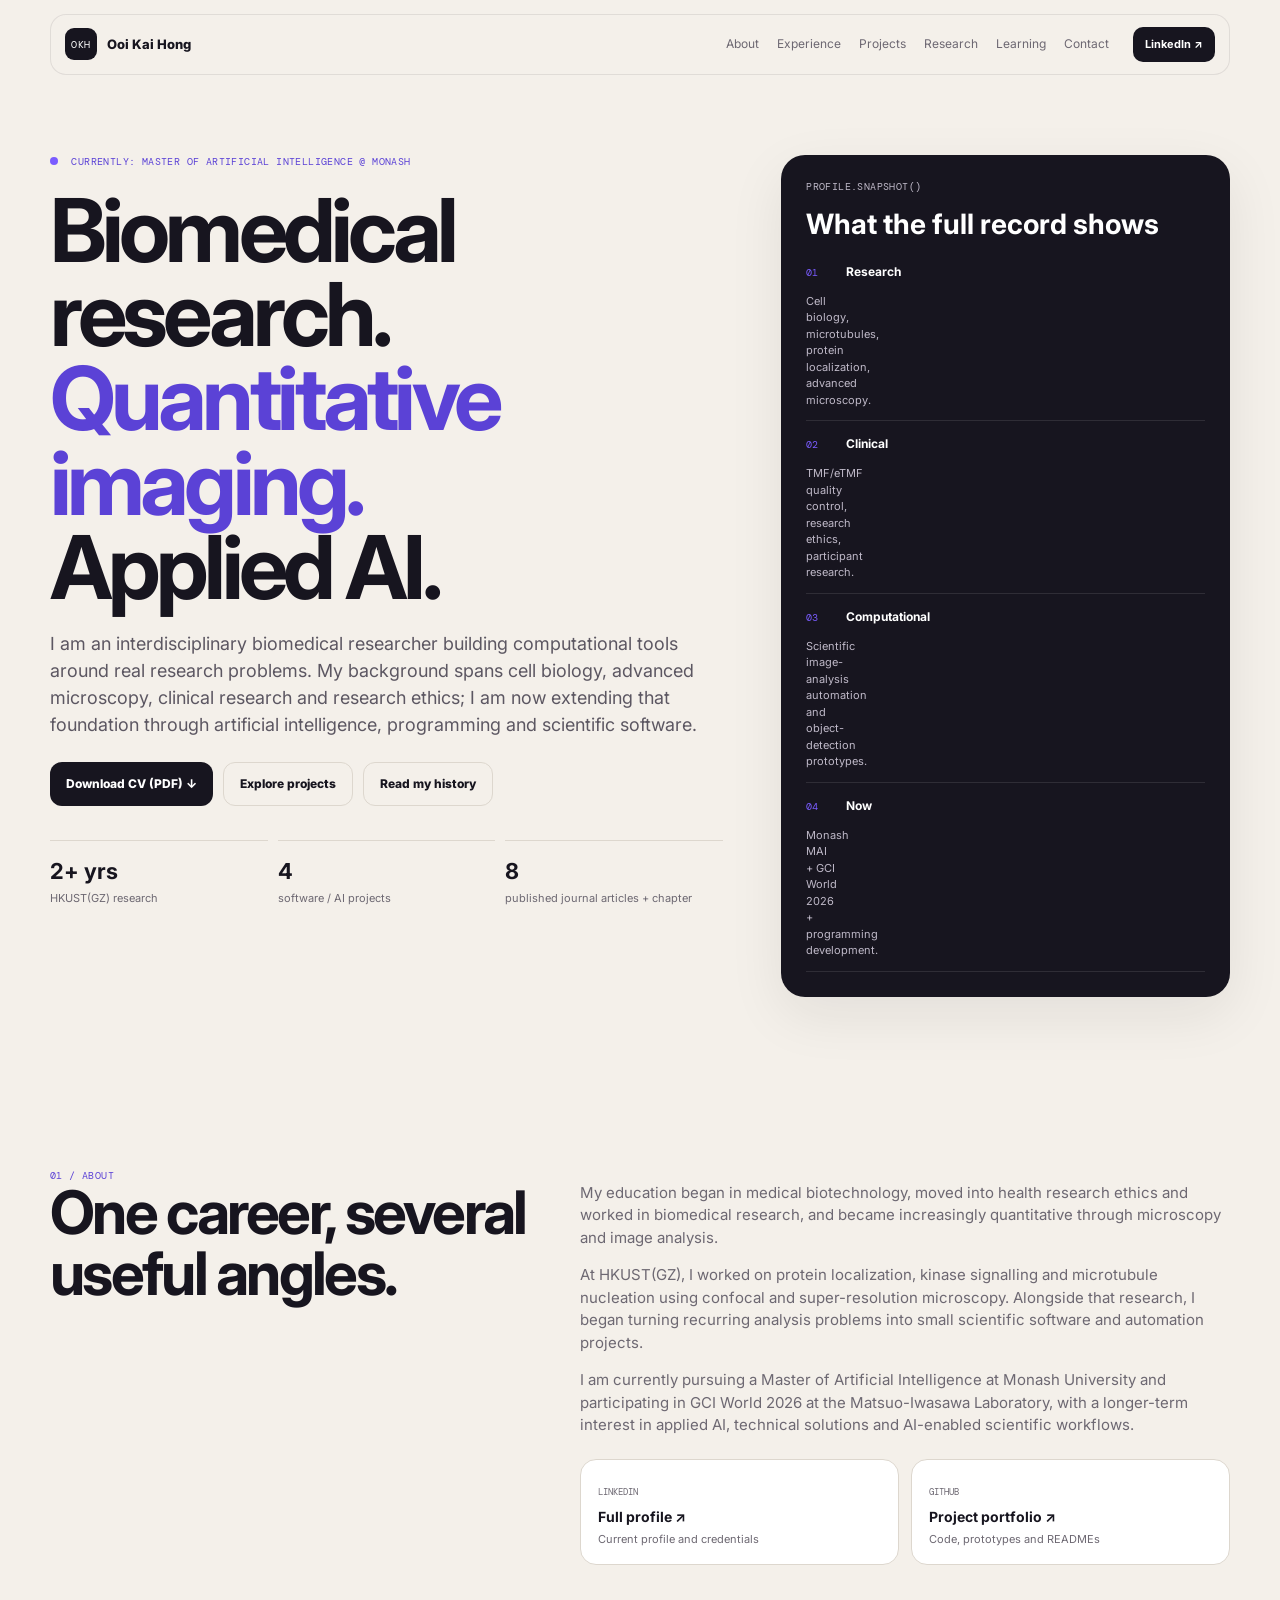
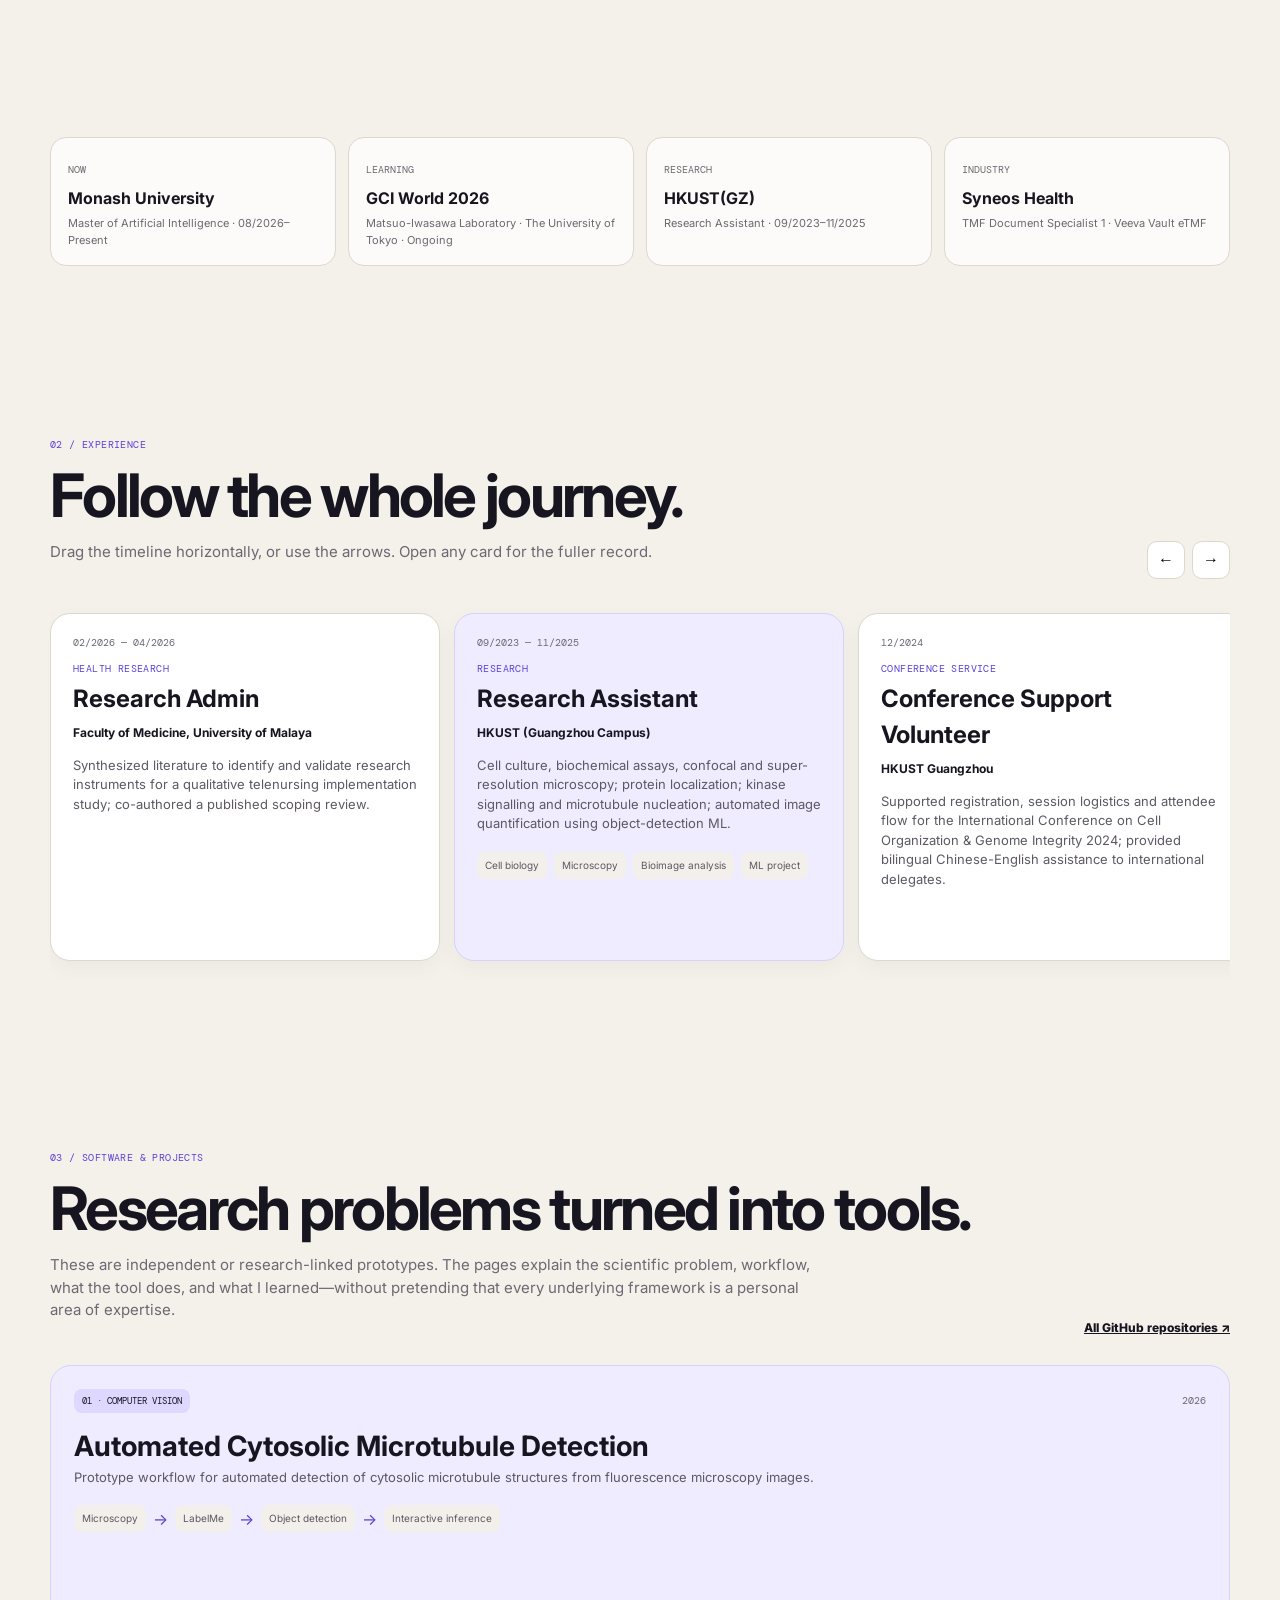
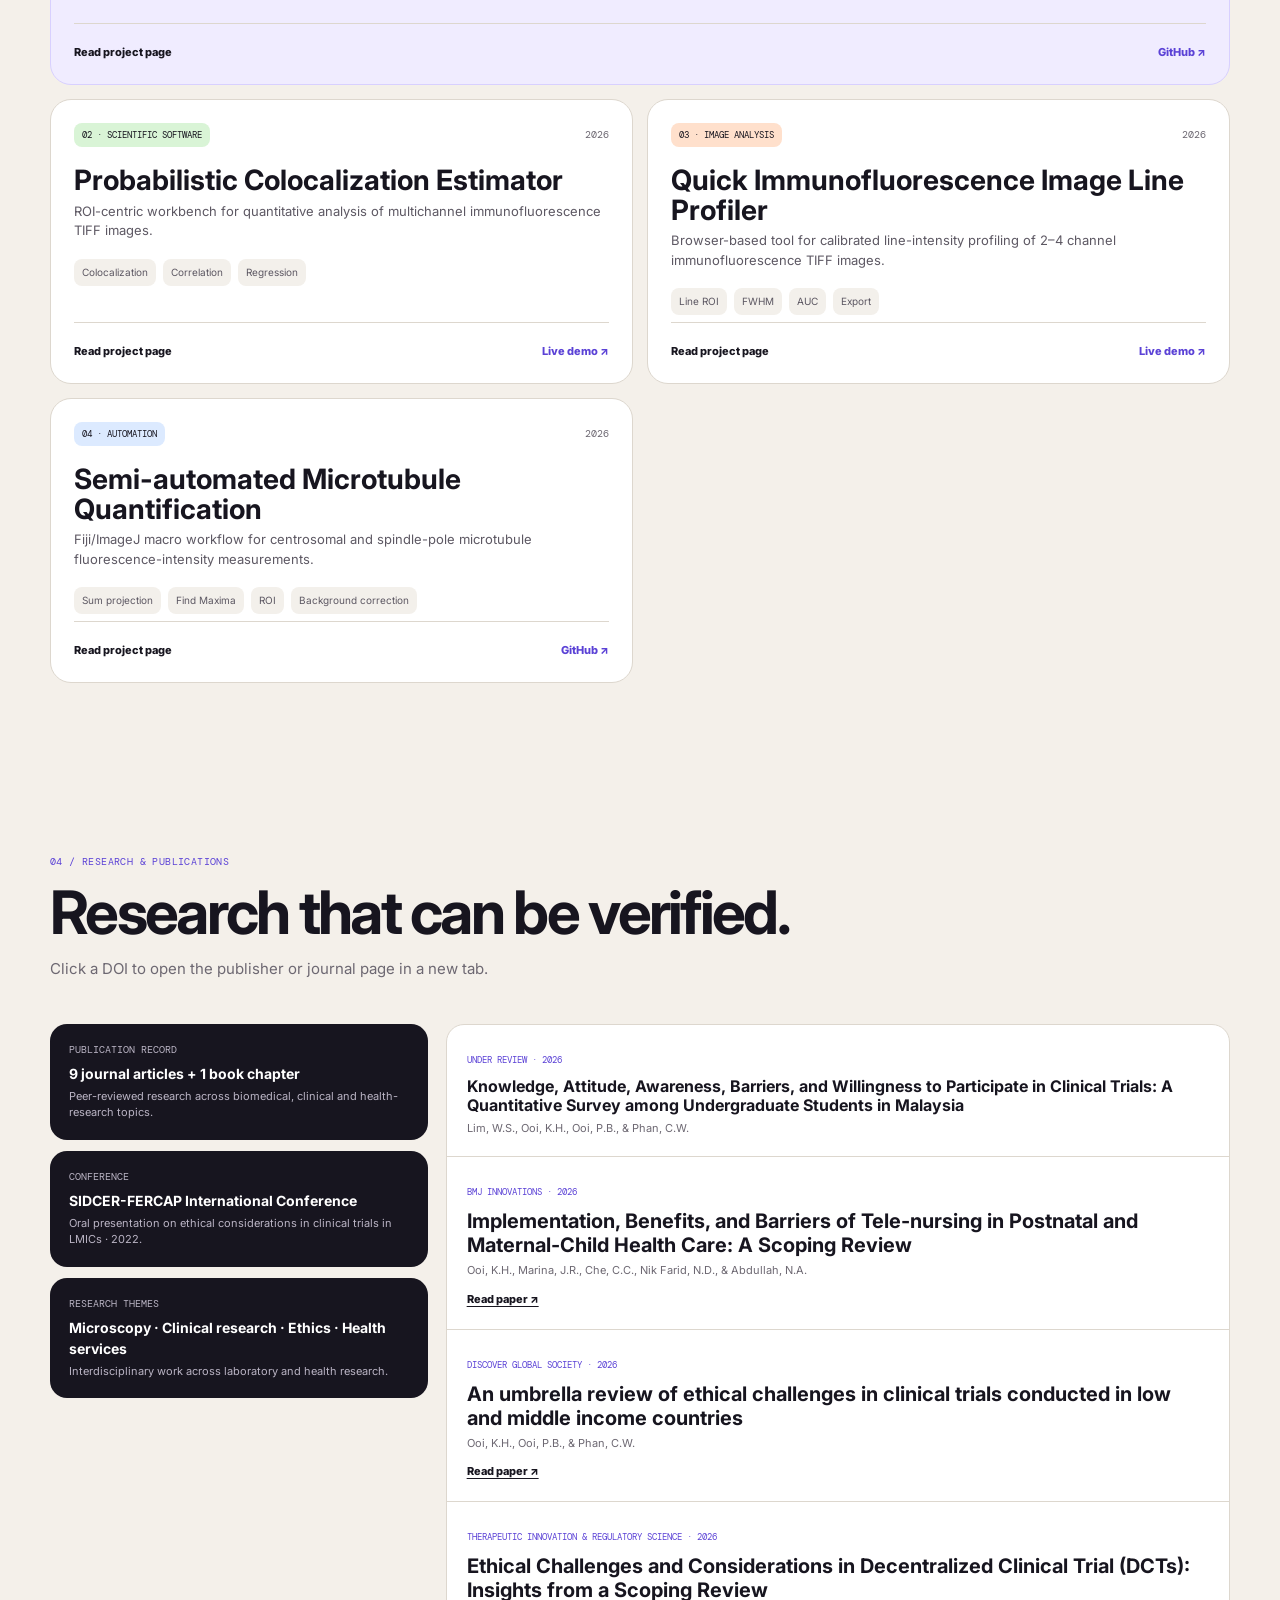
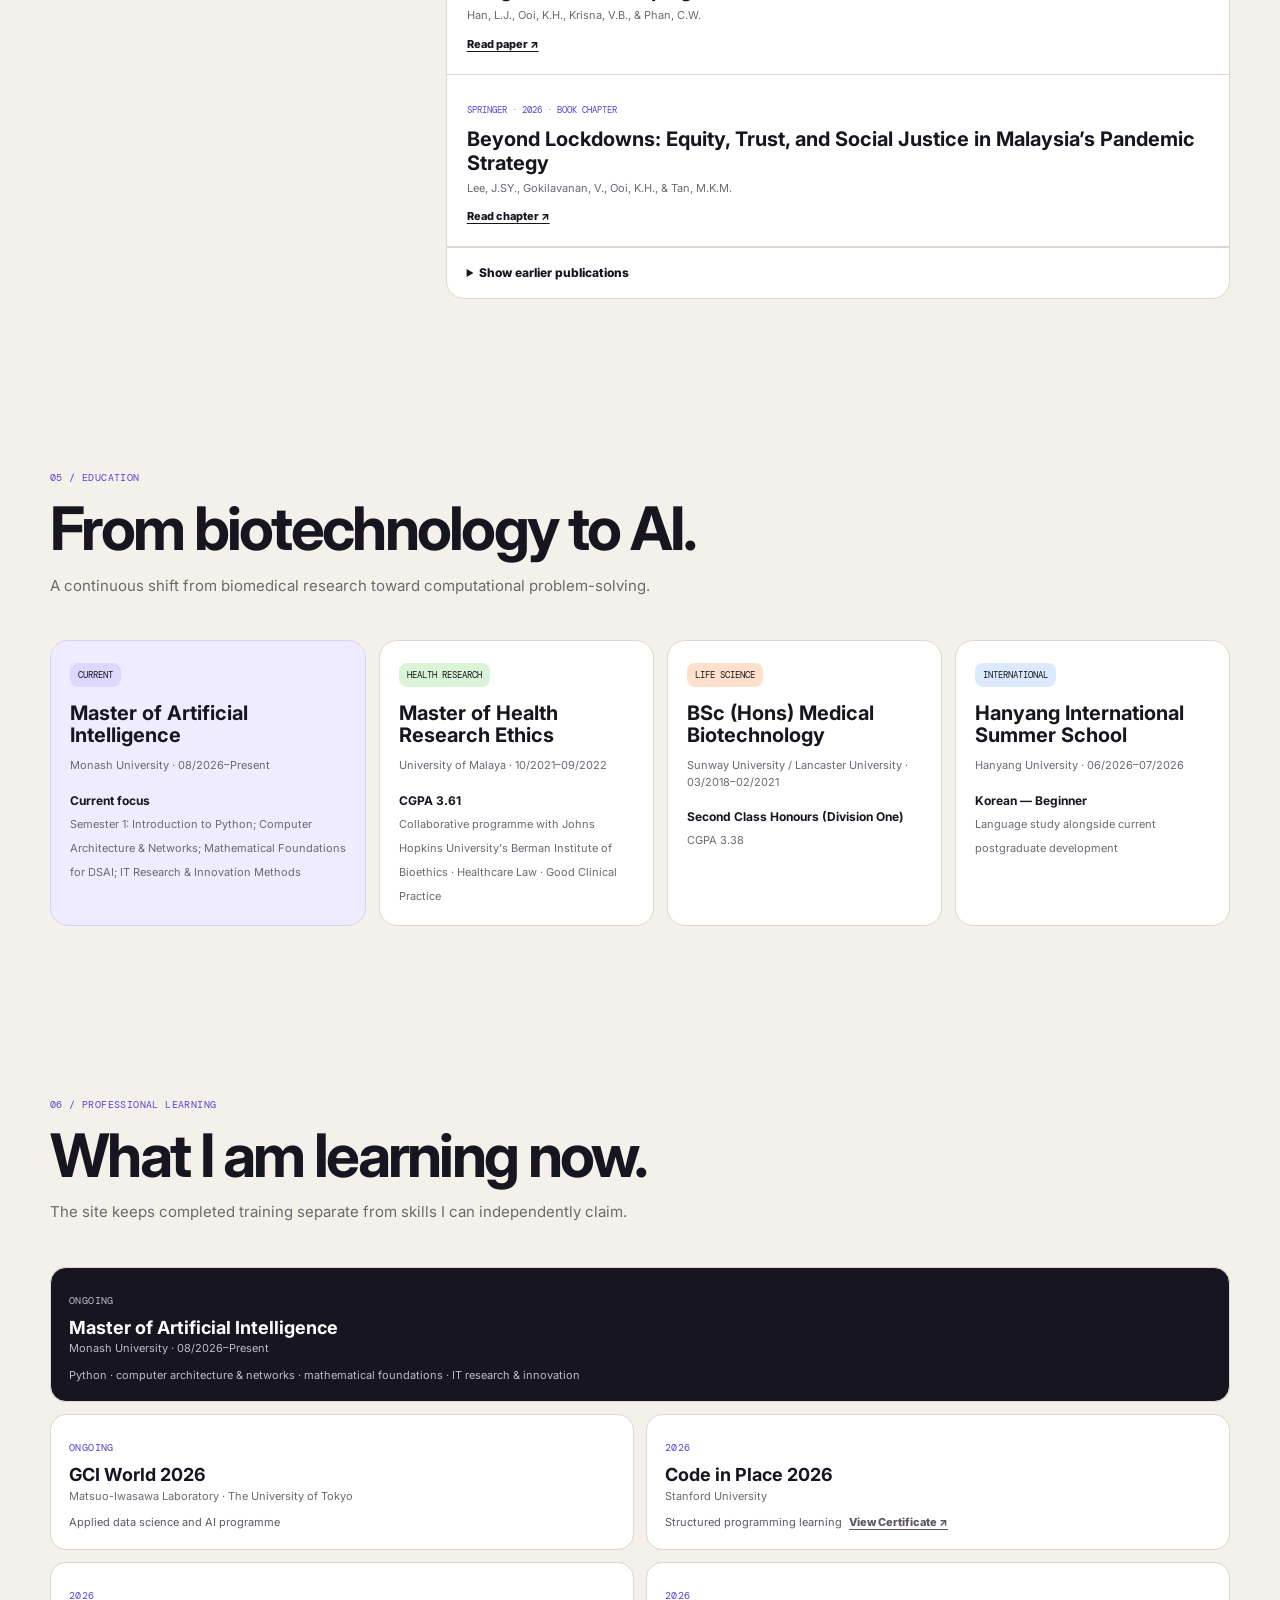
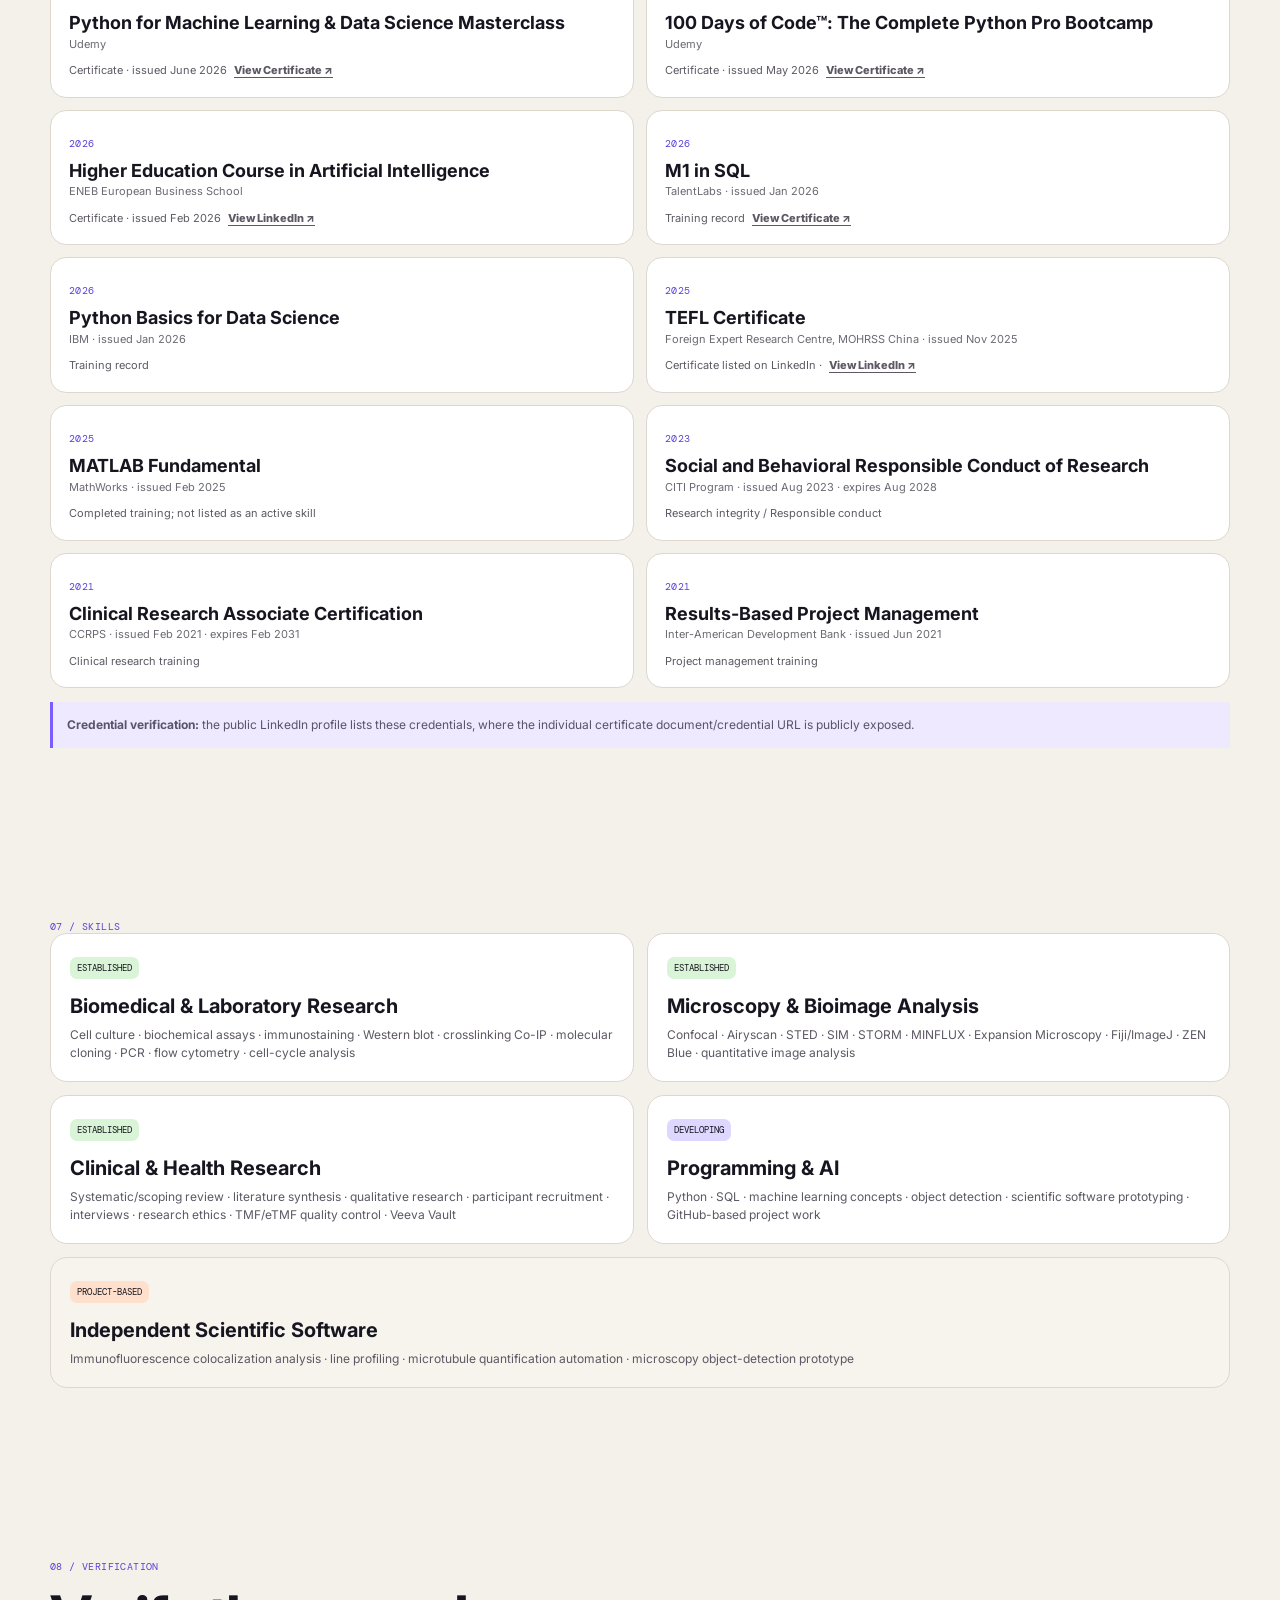
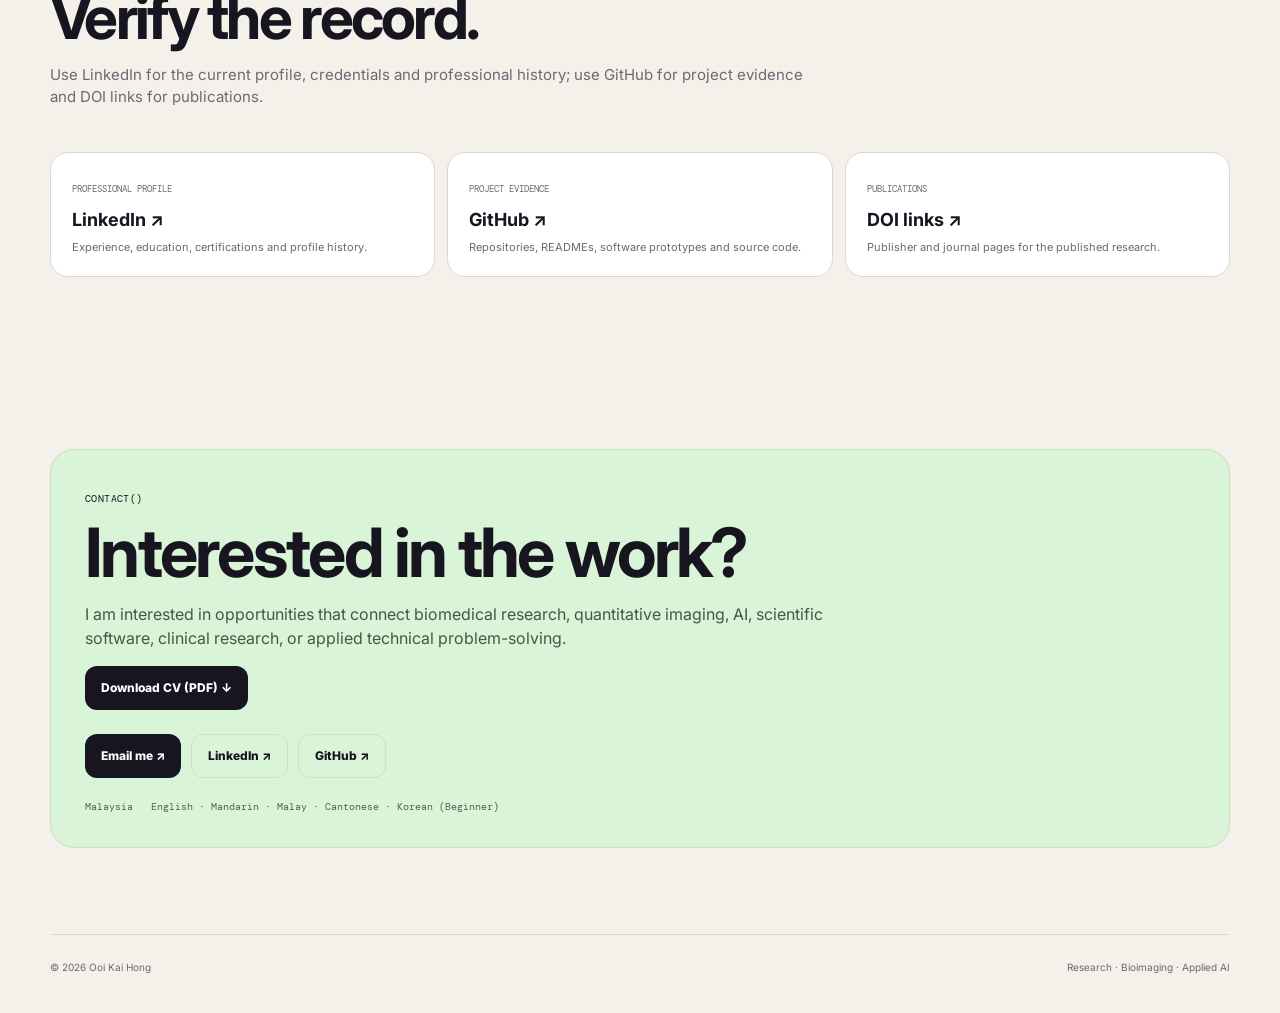
<file: index.html>
<!doctype html>
<html lang="en">
<head>
  <meta charset="utf-8">
  <meta name="viewport" content="width=device-width, initial-scale=1">
  <meta name="description" content="Ooi Kai Hong — biomedical researcher, scientific software builder and Master of Artificial Intelligence candidate.">
  <meta name="theme-color" content="#17151f">
  <title>Ooi Kai Hong — Research, Bioimaging & Applied AI</title>
  <link rel="icon" href="assets/favicon.svg" type="image/svg+xml">
  <link rel="preconnect" href="https://fonts.googleapis.com">
  <link rel="preconnect" href="https://fonts.gstatic.com" crossorigin>
  <link href="https://fonts.googleapis.com/css2?family=DM+Mono:wght@400;500&family=Inter:wght@400;500;600;700;800&display=swap" rel="stylesheet">
  <link rel="stylesheet" href="styles.css">
</head>
<body>
  <div class="site-shell">
    <header class="topbar" id="top">
      <a class="brand interactive" href="#top" aria-label="Ooi Kai Hong home">
        <span class="brand-mark">OKH</span>
        <span class="brand-name">Ooi Kai Hong</span>
      </a>
      <nav class="nav" aria-label="Primary navigation">
        <a href="#about">About</a>
        <a href="#experience">Experience</a>
        <a href="#projects">Projects</a>
        <a href="#research">Research</a>
        <a href="#learning">Learning</a>
        <a href="#contact">Contact</a>
      </nav>
      <a class="topbar-cta interactive" href="https://www.linkedin.com/in/mk-990801" target="_blank" rel="noreferrer">LinkedIn ↗</a>
    </header>

    <main>
      <section class="hero section-pad">
        <div class="hero-copy">
          <div class="eyebrow"><span class="status-dot"></span> CURRENTLY: MASTER OF ARTIFICIAL INTELLIGENCE @ MONASH</div>
          <h1>Biomedical research.<br><span class="accent">Quantitative imaging.</span><br>Applied AI.</h1>
          <p class="hero-lede">I am an interdisciplinary biomedical researcher building computational tools around real research problems. My background spans cell biology, advanced microscopy, clinical research and research ethics; I am now extending that foundation through artificial intelligence, programming and scientific software.</p>
          <div class="hero-actions">
            <a class="btn btn-primary interactive" href="assets/documents/Ooi_Kai_Hong_CV_2026.pdf" download="Ooi_Kai_Hong_CV.pdf">Download CV (PDF) ↓</a>
            <a class="btn btn-secondary interactive" href="#projects">Explore projects</a>
            <a class="btn btn-secondary interactive" href="#experience">Read my history</a>
          </div>
          <div class="hero-proof">
            <div><strong>2+ yrs</strong><span>HKUST(GZ) research</span></div>
            <div><strong>4</strong><span>software / AI projects</span></div>
            <div><strong>8</strong><span>published journal articles + chapter</span></div>
          </div>
        </div>

        <aside class="hero-card">
          <div class="code-label">profile.snapshot()</div>
          <h2>What the full record shows</h2>
          <div class="mini-list">
            <div><span>01</span><b>Research</b><p>Cell biology, microtubules, protein localization, advanced microscopy.</p></div>
            <div><span>02</span><b>Clinical</b><p>TMF/eTMF quality control, research ethics, participant research.</p></div>
            <div><span>03</span><b>Computational</b><p>Scientific image-analysis automation and object-detection prototypes.</p></div>
            <div><span>04</span><b>Now</b><p>Monash MAI + GCI World 2026 + programming development.</p></div>
          </div>
        </aside>
      </section>

      <section class="about section-pad" id="about">
        <div class="section-kicker">01 / ABOUT</div>
        <div class="two-col about-grid">
          <div>
            <h2>One career, several useful angles.</h2>
          </div>
          <div class="about-copy">
            <p>My education began in medical biotechnology, moved into health research ethics and worked in biomedical research, and became increasingly quantitative through microscopy and image analysis.</p>
            <p>At HKUST(GZ), I worked on protein localization, kinase signalling and microtubule nucleation using confocal and super-resolution microscopy. Alongside that research, I began turning recurring analysis problems into small scientific software and automation projects.</p>
            <p>I am currently pursuing a Master of Artificial Intelligence at Monash University and participating in GCI World 2026 at the Matsuo-Iwasawa Laboratory, with a longer-term interest in applied AI, technical solutions and AI-enabled scientific workflows.</p>
            <div class="fact-row">
              <a class="fact-card interactive" href="https://www.linkedin.com/in/mk-990801" target="_blank" rel="noreferrer"><span>LINKEDIN</span><strong>Full profile ↗</strong><small>Current profile and credentials</small></a>
              <a class="fact-card interactive" href="https://github.com/mansonmyr" target="_blank" rel="noreferrer"><span>GITHUB</span><strong>Project portfolio ↗</strong><small>Code, prototypes and READMEs</small></a>
            </div>
          </div>
        </div>
      </section>

      <section class="metrics section-pad compact-grid">
        <article class="metric-card"><span>NOW</span><strong>Monash University</strong><p>Master of Artificial Intelligence · 08/2026–Present</p></article>
        <article class="metric-card"><span>LEARNING</span><strong>GCI World 2026</strong><p>Matsuo-Iwasawa Laboratory · The University of Tokyo · Ongoing</p></article>
        <article class="metric-card"><span>RESEARCH</span><strong>HKUST(GZ)</strong><p>Research Assistant · 09/2023–11/2025</p></article>
        <article class="metric-card"><span>INDUSTRY</span><strong>Syneos Health</strong><p>TMF Document Specialist 1 · Veeva Vault eTMF</p></article>
      </section>

      <section class="experience section-pad" id="experience">
        <div class="section-kicker">02 / EXPERIENCE</div>
        <div class="section-heading-row">
          <div>
            <h2>Follow the whole journey.</h2>
            <p>Drag the timeline horizontally, or use the arrows. Open any card for the fuller record.</p>
          </div>
          <div class="rail-controls">
            <button class="rail-btn interactive" data-target="experience-rail" data-dir="-1" aria-label="Scroll experience left">←</button>
            <button class="rail-btn interactive" data-target="experience-rail" data-dir="1" aria-label="Scroll experience right">→</button>
          </div>
        </div>
               <div class="scroll-rail experience-rail grab-rail" id="experience-rail" tabindex="0" aria-label="Scrollable experience timeline, newest to oldest">
          <article class="timeline-card"><div class="timeline-date">02/2026 — 04/2026</div><div class="timeline-label">HEALTH RESEARCH</div><h3>Research Admin</h3><strong>Faculty of Medicine, University of Malaya</strong><p>Synthesized literature to identify and validate research instruments for a qualitative telenursing implementation study; co-authored a published scoping review.</p></article>

          <article class="timeline-card timeline-primary"><div class="timeline-date">09/2023 — 11/2025</div><div class="timeline-label">RESEARCH</div><h3>Research Assistant</h3><strong>HKUST (Guangzhou Campus)</strong><p>Cell culture, biochemical assays, confocal and super-resolution microscopy; protein localization; kinase signalling and microtubule nucleation; automated image quantification using object-detection ML.</p><div class="mini-tags"><span>Cell biology</span><span>Microscopy</span><span>Bioimage analysis</span><span>ML project</span></div></article>

          <article class="timeline-card"><div class="timeline-date">12/2024</div><div class="timeline-label">CONFERENCE SERVICE</div><h3>Conference Support Volunteer</h3><strong>HKUST Guangzhou</strong><p>Supported registration, session logistics and attendee flow for the International Conference on Cell Organization & Genome Integrity 2024; provided bilingual Chinese-English assistance to international delegates.</p></article>

          <article class="timeline-card timeline-early"><div class="timeline-date">07/2023 — 08/2023</div><div class="timeline-label">RESEARCH PROGRAMME</div><h3>iENGAGE Summer Student</h3><strong>Wellcome-Wolfson Institute for Experimental Medicine, Queen's University Belfast</strong><p>Desk-based B-cell immunity research; training in data analysis, scientific writing, project design and experimental techniques.</p></article>

          <article class="timeline-card"><div class="timeline-date">05/2023 — 07/2023</div><div class="timeline-label">HEALTH ECONOMICS</div><h3>Research Assistant</h3><strong>Faculty of Business & Economics, University of Malaya</strong><p>Literature collection, survey-question finalization, participant recruitment and interviews; contributed to peer-reviewed research outputs.</p></article>

          <article class="timeline-card"><div class="timeline-date">12/2022 — 02/2023</div><div class="timeline-label">MEDICAL RESEARCH</div><h3>Research Assistant</h3><strong>Faculty of Medicine, University of Malaya</strong><p>Co-authored a systematic review on knee osteoarthritis interventions.</p></article>

          <article class="timeline-card"><div class="timeline-date">07/2022 — 09/2022</div><div class="timeline-label">HEALTH RESEARCH</div><h3>Health Research Ethics Practicum / Summer Research Intern</h3><strong>University of Malaya</strong><p>Contributed to mHealth research for HIV prevention with Yale University and the University of Connecticut; focus-group transcription and analysis; community advisory board participation; contributed to a JMIR publication.</p></article>

          <article class="timeline-card"><div class="timeline-date">2022</div><div class="timeline-label">MASTER'S THESIS</div><h3>Postgraduate Researcher</h3><strong>University of Malaya</strong><p>Research on ethical considerations in clinical trials in low- and middle-income countries; oral presentation at SIDCER-FERCAP International Conference and poster presentation at University of Malaya Medical Centre Research Carnival; published in Discover Global Society.</p></article>

          <article class="timeline-card timeline-clinical"><div class="timeline-date">04/2021 — 10/2021</div><div class="timeline-label">CLINICAL OPERATIONS</div><h3>TMF Document Specialist 1</h3><strong>Syneos Health Inc.</strong><p>Secondary QC of Trial Master File documents using Veeva Vault eTMF; daily KPIs; project-team collaboration; low/zero weekly error rates.</p><div class="mini-tags"><span>TMF</span><span>eTMF</span><span>Veeva Vault</span><span>QC</span></div></article>

          <article class="timeline-card"><div class="timeline-date">12/2020 — 02/2021</div><div class="timeline-label">GENETICS</div><h3>Genetic Product Specialist Intern</h3><strong>Absolute Genetic Technologies</strong><p>Interpreted genetic reports in English and Chinese; survey data collection and analysis; biological sample collection; scientific content and event materials.</p></article>

          <article class="timeline-card"><div class="timeline-date">2020</div><div class="timeline-label">BIOINFORMATICS PROJECT</div><h3>Bachelor's Project</h3><strong>Sunway University</strong><p>Investigated G-quadruplex structures in HIV-1 CRF01_AE using QGRS Mapper and NCBI BLASTn across 1,335 strains; published a narrative review.</p></article>
        </div>
    
      </section>

      <section class="projects section-pad" id="projects">
        <div class="section-kicker">03 / SOFTWARE & PROJECTS</div>
        <div class="section-heading-row">
          <div>
            <h2>Research problems turned into tools.</h2>
            <p>These are independent or research-linked prototypes. The pages explain the scientific problem, workflow, what the tool does, and what I learned—without pretending that every underlying framework is a personal area of expertise.</p>
          </div>
          <a class="text-link interactive" href="https://github.com/mansonmyr" target="_blank" rel="noreferrer">All GitHub repositories ↗</a>
        </div>

        <div class="project-grid">
          <a class="project-card featured interactive" href="projects/automated-cytosolic-microtubule.html">
            <div class="project-top"><span class="tag tag-purple">01 · COMPUTER VISION</span><span class="year">2026</span></div>
            <h3>Automated Cytosolic Microtubule Detection</h3>
            <p>Prototype workflow for automated detection of cytosolic microtubule structures from fluorescence microscopy images.</p>
            <div class="project-flow"><span>Microscopy</span><i>→</i><span>LabelMe</span><i>→</i><span>Object detection</span><i>→</i><span>Interactive inference</span></div>
            <div class="project-footer"><span>Read project page</span><span>GitHub ↗</span></div>
          </a>

          <a class="project-card interactive" href="projects/probabilistic-colocalization.html">
            <div class="project-top"><span class="tag tag-green">02 · SCIENTIFIC SOFTWARE</span><span class="year">2026</span></div>
            <h3>Probabilistic Colocalization Estimator</h3>
            <p>ROI-centric workbench for quantitative analysis of multichannel immunofluorescence TIFF images.</p>
            <div class="chip-row"><span>Colocalization</span><span>Correlation</span><span>Regression</span></div>
            <div class="project-footer"><span>Read project page</span><span>Live demo ↗</span></div>
          </a>

          <a class="project-card interactive" href="projects/quick-if-line-profiler.html">
            <div class="project-top"><span class="tag tag-orange">03 · IMAGE ANALYSIS</span><span class="year">2026</span></div>
            <h3>Quick Immunofluorescence Image Line Profiler</h3>
            <p>Browser-based tool for calibrated line-intensity profiling of 2–4 channel immunofluorescence TIFF images.</p>
            <div class="chip-row"><span>Line ROI</span><span>FWHM</span><span>AUC</span><span>Export</span></div>
            <div class="project-footer"><span>Read project page</span><span>Live demo ↗</span></div>
          </a>

          <a class="project-card interactive" href="projects/fiji-microtubule-quantification.html">
            <div class="project-top"><span class="tag tag-blue">04 · AUTOMATION</span><span class="year">2026</span></div>
            <h3>Semi-automated Microtubule Quantification</h3>
            <p>Fiji/ImageJ macro workflow for centrosomal and spindle-pole microtubule fluorescence-intensity measurements.</p>
            <div class="chip-row"><span>Sum projection</span><span>Find Maxima</span><span>ROI</span><span>Background correction</span></div>
            <div class="project-footer"><span>Read project page</span><span>GitHub ↗</span></div>
          </a>
        </div>
      </section>

      <section class="research section-pad" id="research">
        <div class="section-kicker">04 / RESEARCH & PUBLICATIONS</div>
        <div class="section-heading-row">
          <div>
            <h2>Research that can be verified.</h2>
            <p>Click a DOI to open the publisher or journal page in a new tab.</p>
          </div>
        </div>
        <div class="research-grid">
          <aside class="research-rail">
            <div class="rail-card"><span>PUBLICATION RECORD</span><strong>9 journal articles + 1 book chapter</strong><p>Peer-reviewed research across biomedical, clinical and health-research topics.</p></div>
            <div class="rail-card"><span>CONFERENCE</span><strong>SIDCER-FERCAP International Conference</strong><p>Oral presentation on ethical considerations in clinical trials in LMICs · 2022.</p></div>
            <div class="rail-card"><span>RESEARCH THEMES</span><strong>Microscopy · Clinical research · Ethics · Health services</strong><p>Interdisciplinary work across laboratory and health research.</p></div>
          </aside>
          <div class="pub-list">
            <article class="pub compact"><span>UNDER REVIEW · 2026</span><h3>Knowledge, Attitude, Awareness, Barriers, and Willingness to Participate in Clinical Trials: A Quantitative Survey among Undergraduate Students in Malaysia</h3><p>Lim, W.S., Ooi, K.H., Ooi, P.B., & Phan, C.W.</p></article>
            <article class="pub"><span>BMJ INNOVATIONS · 2026</span><h3>Implementation, Benefits, and Barriers of Tele-nursing in Postnatal and Maternal-Child Health Care: A Scoping Review</h3><p>Ooi, K.H., Marina, J.R., Che, C.C., Nik Farid, N.D., & Abdullah, N.A.</p><a class="pub-link interactive" href="https://doi.org/10.1136/bmjinnov-2026-001623" target="_blank" rel="noreferrer">Read paper ↗</a></article>
            <article class="pub"><span>DISCOVER GLOBAL SOCIETY · 2026</span><h3>An umbrella review of ethical challenges in clinical trials conducted in low and middle income countries</h3><p>Ooi, K.H., Ooi, P.B., & Phan, C.W.</p><a class="pub-link interactive" href="https://doi.org/10.1007/s44282-026-00580-7" target="_blank" rel="noreferrer">Read paper ↗</a></article>
            <article class="pub"><span>THERAPEUTIC INNOVATION & REGULATORY SCIENCE · 2026</span><h3>Ethical Challenges and Considerations in Decentralized Clinical Trial (DCTs): Insights from a Scoping Review</h3><p>Han, L.J., Ooi, K.H., Krisna, V.B., & Phan, C.W.</p><a class="pub-link interactive" href="https://doi.org/10.1007/s43441-026-00949-5" target="_blank" rel="noreferrer">Read paper ↗</a></article>
            <article class="pub"><span>SPRINGER · 2026 · BOOK CHAPTER</span><h3>Beyond Lockdowns: Equity, Trust, and Social Justice in Malaysia’s Pandemic Strategy</h3><p>Lee, J.SY., Gokilavanan, V., Ooi, K.H., & Tan, M.K.M.</p><a class="pub-link interactive" href="https://doi.org/10.1007/978-3-032-21218-4_6" target="_blank" rel="noreferrer">Read chapter ↗</a></article>
            <details class="pub-more"><summary>Show earlier publications</summary>
              <article class="pub compact"><span>DISCOVER GLOBAL SOCIETY · 2025</span><h3>Bibliometric analysis of the financial aspects of quality care for older people</h3><p>DOI: 10.1007/s44282-025-00234-0 · <a href="https://doi.org/10.1007/s44282-025-00234-0" target="_blank" rel="noreferrer">Read ↗</a></p></article>
              <article class="pub compact"><span>MALAYSIAN JOURNAL OF MUSIC · 2024</span><h3>Financial Challenges in Music and Dance-based Interventions for Older Adults: Systematic Review</h3><p>DOI: 10.37134//mjm.vol13.1.3.2024 · <a href="https://doi.org/10.37134//mjm.vol13.1.3.2024" target="_blank" rel="noreferrer">Read ↗</a></p></article>
              <article class="pub compact"><span>JOURNAL OF SCIENTOMETRIC RESEARCH · 2023</span><h3>Financial Aspects of Elderly Care that Enhances their Quality of Life: A Scientometric Review</h3><p>DOI: 10.5530/jscires.12.3.067 · <a href="https://doi.org/10.5530/jscires.12.3.067" target="_blank" rel="noreferrer">Read ↗</a></p></article>
              <article class="pub compact"><span>MEDS CLINICAL MEDICINE · 2023</span><h3>Unlocking the power of G-quadruplex for anti-HIV1 development</h3><p>DOI: 10.23977/medsc.2023.040407 · <a href="https://doi.org/10.23977/medsc.2023.040407" target="_blank" rel="noreferrer">Read ↗</a></p></article>
              <article class="pub compact"><span>JMIR FORMATIVE RESEARCH · 2022</span><h3>Ethical Issues in the Use of Smartphone Apps for HIV Prevention in Malaysia: Focus Group Study With Men Who Have Sex With Men</h3><p>DOI: 10.2196/42939 · <a href="https://doi.org/10.2196/42939" target="_blank" rel="noreferrer">Read ↗</a></p></article>
            </details>
          </div>
        </div>
      </section>

      <section class="education section-pad" id="education">
        <div class="section-kicker">05 / EDUCATION</div>
        <div class="section-heading-row"><div><h2>From biotechnology to AI.</h2><p>A continuous shift from biomedical research toward computational problem-solving.</p></div></div>
        <div class="education-grid">
          <article class="edu-card current"><span class="tag tag-purple">CURRENT</span><h3>Master of Artificial Intelligence</h3><p>Monash University · 08/2026–Present</p><strong>Current focus</strong><small>Semester 1: Introduction to Python; Computer Architecture & Networks; Mathematical Foundations for DSAI; IT Research & Innovation Methods</small></article>
          <article class="edu-card"><span class="tag tag-green">HEALTH RESEARCH</span><h3>Master of Health Research Ethics</h3><p>University of Malaya · 10/2021–09/2022</p><strong>CGPA 3.61</strong><small>Collaborative programme with Johns Hopkins University's Berman Institute of Bioethics · Healthcare Law · Good Clinical Practice</small></article>
          <article class="edu-card"><span class="tag tag-orange">LIFE SCIENCE</span><h3>BSc (Hons) Medical Biotechnology</h3><p>Sunway University / Lancaster University · 03/2018–02/2021</p><strong>Second Class Honours (Division One)</strong><small>CGPA 3.38</small></article>
          <article class="edu-card"><span class="tag tag-blue">INTERNATIONAL</span><h3>Hanyang International Summer School</h3><p>Hanyang University · 06/2026–07/2026</p><strong>Korean — Beginner</strong><small>Language study alongside current postgraduate development</small></article>
        </div>
      </section>

      <section class="learning section-pad" id="learning">
        <div class="section-kicker">06 / PROFESSIONAL LEARNING</div>
        <div class="section-heading-row"><div><h2>What I am learning now.</h2><p>The site keeps completed training separate from skills I can independently claim.</p></div></div>
        <div class="learning-grid">
          <article class="learning-card featured-learning"><span class="learning-state">ONGOING</span><h3>Master of Artificial Intelligence</h3><p>Monash University · 08/2026–Present</p><div class="learning-meta">Python · computer architecture & networks · mathematical foundations · IT research & innovation</div></article>
          <article class="learning-card"><span class="learning-state">ONGOING</span><h3>GCI World 2026</h3><p>Matsuo-Iwasawa Laboratory · The University of Tokyo</p><div class="learning-meta">Applied data science and AI programme</div></article>
          <article class="learning-card"><span class="learning-state">2026</span><h3>Code in Place 2026</h3><p>Stanford University</p><div class="learning-meta">Structured programming learning <a class="learning-link interactive" href="https://codeinplace.stanford.edu/cip6/certificate/1r3auj" target="_blank" rel="noreferrer">View Certificate ↗</a></div></article>
          <article class="learning-card"><span class="learning-state">2026</span><h3>Python for Machine Learning & Data Science Masterclass</h3><p>Udemy</p><div class="learning-meta">Certificate · issued June 2026 <a class="learning-link interactive" href="https://www.udemy.com/certificate/UC-db310a9c-894b-4d5f-813c-1e81deb2a524/" target="_blank" rel="noreferrer">View Certificate ↗</a></div></article>
          <article class="learning-card"><span class="learning-state">2026</span><h3>100 Days of Code™: The Complete Python Pro Bootcamp</h3><p>Udemy</p><div class="learning-meta">Certificate · issued May 2026 <a class="learning-link interactive" href="https://www.udemy.com/certificate/UC-db310a9c-894b-4d5f-813c-1e81deb2a524/" target="_blank" rel="noreferrer">View Certificate ↗</a></div></article>
          <article class="learning-card"><span class="learning-state">2026</span><h3>Higher Education Course in Artificial Intelligence</h3><p>ENEB European Business School</p><div class="learning-meta">Certificate · issued Feb 2026 <a class="learning-link interactive" href="https://www.linkedin.com/in/mk-990801/overlay/Certifications/1120998422/treasury/?profileId=ACoAADPRBu4B_5qmcaApyn7XseinRL9T44jFIfA&lipi=urn%3Ali%3Apage%3Ad_flagship3_profile_view_base_certifications_details%3B6DmFLmR1R32GLu8iKTvScw%3D%3D" target="_blank" rel="noreferrer">View LinkedIn ↗</a></div></article>
          <article class="learning-card"><span class="learning-state">2026</span><h3>M1 in SQL</h3><p>TalentLabs · issued Jan 2026</p><div class="learning-meta">Training record <a class="learning-link interactive" href="https://www.talentlabs.org/certificate/4_pXTTysTZOiuXL4d-5rlw" target="_blank" rel="noreferrer">View Certificate ↗</a></div></article>
          <article class="learning-card"><span class="learning-state">2026</span><h3>Python Basics for Data Science</h3><p>IBM · issued Jan 2026</p><div class="learning-meta">Training record</div></article>
          <article class="learning-card"><span class="learning-state">2025</span><h3>TEFL Certificate</h3><p>Foreign Expert Research Centre, MOHRSS China · issued Nov 2025</p><div class="learning-meta">Certificate listed on LinkedIn · <a class="learning-link interactive" href="https://www.linkedin.com/in/mk-990801/overlay/Certifications/1720378843/treasury/?profileId=ACoAADPRBu4B_5qmcaApyn7XseinRL9T44jFIfA&lipi=urn%3Ali%3Apage%3Ad_flagship3_profile_view_base_certifications_details%3BbYGzTDXHQSe3uK3uyIMtGg%3D%3D" target="_blank" rel="noreferrer">View LinkedIn ↗</a></div></article>
          <article class="learning-card"><span class="learning-state">2025</span><h3>MATLAB Fundamental</h3><p>MathWorks · issued Feb 2025</p><div class="learning-meta">Completed training; not listed as an active skill</div></article>
          <article class="learning-card"><span class="learning-state">2023</span><h3>Social and Behavioral Responsible Conduct of Research</h3><p>CITI Program · issued Aug 2023 · expires Aug 2028</p><div class="learning-meta">Research integrity / Responsible conduct</div></article>
          <article class="learning-card"><span class="learning-state">2021</span><h3>Clinical Research Associate Certification</h3><p>CCRPS · issued Feb 2021 · expires Feb 2031</p><div class="learning-meta">Clinical research training</div></article>
          <article class="learning-card"><span class="learning-state">2021</span><h3>Results-Based Project Management</h3><p>Inter-American Development Bank · issued Jun 2021</p><div class="learning-meta">Project management training</div></article>
        </div>
        <div class="learning-note"><strong>Credential verification:</strong> the public LinkedIn profile lists these credentials, where the individual certificate document/credential URL is publicly exposed.</div>
      </section>

      <section class="skills section-pad" id="skills">
        <div class="section-kicker">07 / SKILLS</div>
        <div class="skills-grid">
          <article class="skill-card"><span class="skill-level established">ESTABLISHED</span><h3>Biomedical & Laboratory Research</h3><p>Cell culture · biochemical assays · immunostaining · Western blot · crosslinking Co-IP · molecular cloning · PCR · flow cytometry · cell-cycle analysis</p></article>
          <article class="skill-card"><span class="skill-level established">ESTABLISHED</span><h3>Microscopy & Bioimage Analysis</h3><p>Confocal · Airyscan · STED · SIM · STORM · MINFLUX · Expansion Microscopy · Fiji/ImageJ · ZEN Blue · quantitative image analysis</p></article>
          <article class="skill-card"><span class="skill-level established">ESTABLISHED</span><h3>Clinical & Health Research</h3><p>Systematic/scoping review · literature synthesis · qualitative research · participant recruitment · interviews · research ethics · TMF/eTMF quality control · Veeva Vault</p></article>
          <article class="skill-card"><span class="skill-level developing">DEVELOPING</span><h3>Programming & AI</h3><p>Python · SQL · machine learning concepts · object detection · scientific software prototyping · GitHub-based project work</p></article>
          <article class="skill-card"><span class="skill-level project">PROJECT-BASED</span><h3>Independent Scientific Software</h3><p>Immunofluorescence colocalization analysis · line profiling · microtubule quantification automation · microscopy object-detection prototype</p></article>
        </div>
      </section>

      <section class="credentials section-pad" id="credentials">
        <div class="section-kicker">08 / VERIFICATION</div>
        <div class="section-heading-row"><div><h2>Verify the record.</h2><p>Use LinkedIn for the current profile, credentials and professional history; use GitHub for project evidence and DOI links for publications.</p></div></div>
        <div class="verify-grid">
          <a class="verify-card interactive" href="https://www.linkedin.com/in/mk-990801" target="_blank" rel="noreferrer"><span>PROFESSIONAL PROFILE</span><strong>LinkedIn ↗</strong><p>Experience, education, certifications and profile history.</p></a>
          <a class="verify-card interactive" href="https://github.com/mansonmyr" target="_blank" rel="noreferrer"><span>PROJECT EVIDENCE</span><strong>GitHub ↗</strong><p>Repositories, READMEs, software prototypes and source code.</p></a>
          <a class="verify-card interactive" href="#research"><span>PUBLICATIONS</span><strong>DOI links ↗</strong><p>Publisher and journal pages for the published research.</p></a>
        </div>
      </section>

      <section class="contact section-pad" id="contact">
        <div class="contact-card">
          <span class="code-label">contact()</span>
          <h2>Interested in the work?</h2>
          <p>I am interested in opportunities that connect biomedical research, quantitative imaging, AI, scientific software, clinical research, or applied technical problem-solving.</p>
          <a class="btn btn-primary interactive" href="assets/documents/Ooi_Kai_Hong_CV_2026.pdf" download="Ooi_Kai_Hong_CV.pdf">Download CV (PDF) ↓</a>
          <div class="hero-actions"><a class="btn btn-primary interactive" href="mailto:mansonooi@yahoo.com">Email me ↗</a><a class="btn btn-secondary interactive" href="https://www.linkedin.com/in/mk-990801" target="_blank" rel="noreferrer">LinkedIn ↗</a><a class="btn btn-secondary interactive" href="https://github.com/mansonmyr" target="_blank" rel="noreferrer">GitHub ↗</a></div>
          <div class="contact-meta"><span>Malaysia</span><span>English · Mandarin · Malay · Cantonese · Korean (Beginner)</span></div>
        </div>
      </section>
    </main>

    <footer class="footer">
      <span>© 2026 Ooi Kai Hong</span>
      <span>Research · Bioimaging · Applied AI</span>
    </footer>
  </div>
  <script src="script.js"></script>
</body>
</html>
</file>
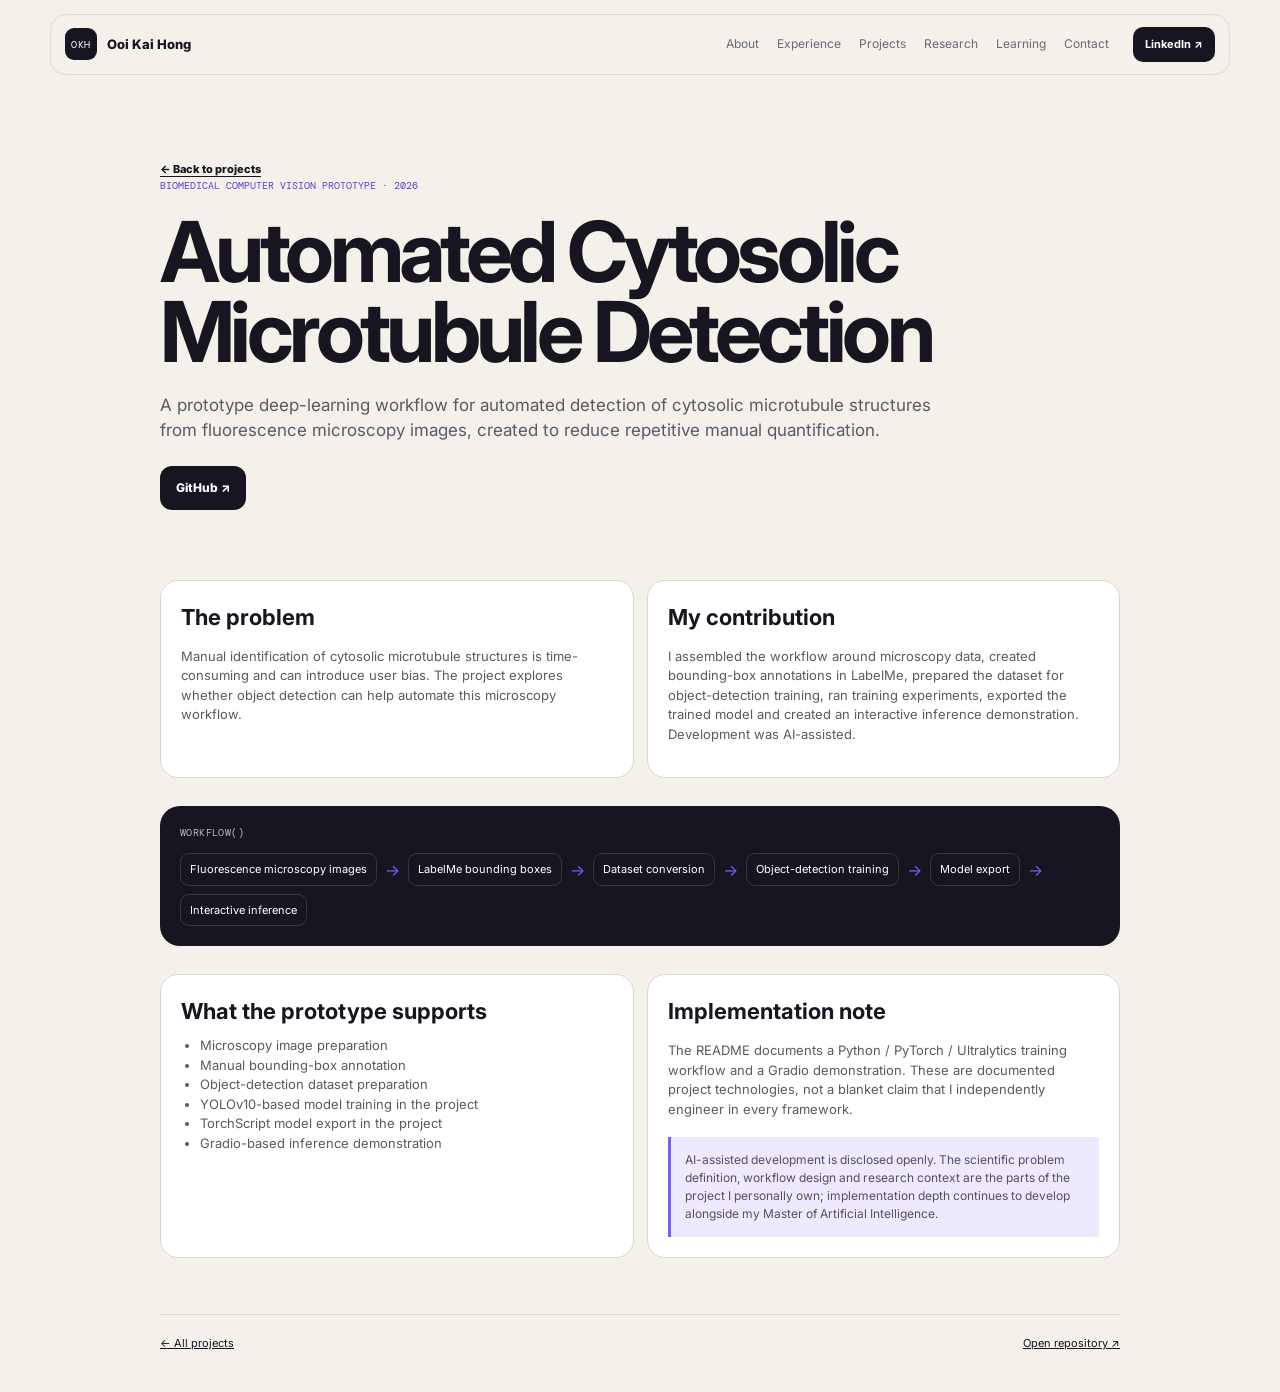
<file: projects/automated-cytosolic-microtubule.html>
<!doctype html>
<html lang="en">
<head>
<meta charset="utf-8"><meta name="viewport" content="width=device-width, initial-scale=1">
<meta name="description" content="Automated Cytosolic Microtubule Detection — Ooi Kai Hong project page.">
<title>Automated Cytosolic Microtubule Detection — Ooi Kai Hong</title>
<link rel="icon" href="../assets/favicon.svg" type="image/svg+xml">
<link rel="preconnect" href="https://fonts.googleapis.com"><link rel="preconnect" href="https://fonts.gstatic.com" crossorigin>
<link href="https://fonts.googleapis.com/css2?family=DM+Mono:wght@400;500&family=Inter:wght@400;500;600;700;800&display=swap" rel="stylesheet">
<link rel="stylesheet" href="../styles.css">
</head>
<body>
<div class="site-shell">
<header class="topbar" id="top">
<a class="brand interactive" href="../index.html#top"><span class="brand-mark">OKH</span><span class="brand-name">Ooi Kai Hong</span></a>
<nav class="nav"><a href="../index.html#about">About</a><a href="../index.html#experience">Experience</a><a href="../index.html#projects">Projects</a><a href="../index.html#research">Research</a><a href="../index.html#learning">Learning</a><a href="../index.html#contact">Contact</a></nav>
<a class="topbar-cta interactive" href="https://www.linkedin.com/in/mk-990801" target="_blank" rel="noreferrer">LinkedIn ↗</a>
</header>
<main class="project-page">
<section class="detail-hero"><a class="back-link interactive" href="../index.html#projects">← Back to projects</a><div class="detail-kicker">Biomedical computer vision prototype · 2026</div><h1>Automated Cytosolic Microtubule Detection</h1><p class="detail-lede">A prototype deep-learning workflow for automated detection of cytosolic microtubule structures from fluorescence microscopy images, created to reduce repetitive manual quantification.</p><div class="detail-actions"><a class="btn btn-primary interactive" href="https://github.com/mansonmyr/Automated-cytosolic-microtubule-using-object-detection-ML" target="_blank" rel="noreferrer">GitHub ↗</a></div></section>
<section class="detail-grid">
<article class="detail-card"><h2>The problem</h2><p>Manual identification of cytosolic microtubule structures is time-consuming and can introduce user bias. The project explores whether object detection can help automate this microscopy workflow.</p></article>
<article class="detail-card"><h2>My contribution</h2><p>I assembled the workflow around microscopy data, created bounding-box annotations in LabelMe, prepared the dataset for object-detection training, ran training experiments, exported the trained model and created an interactive inference demonstration. Development was AI-assisted.</p></article>
</section>
<section class="flow-box"><div class="code-label">workflow()</div><div class="flow-row"><span>Fluorescence microscopy images</span><i>→</i><span>LabelMe bounding boxes</span><i>→</i><span>Dataset conversion</span><i>→</i><span>Object-detection training</span><i>→</i><span>Model export</span><i>→</i><span>Interactive inference</span></div></section>
<section class="detail-grid">
<article class="detail-card"><h2>What the prototype supports</h2><ul><li>Microscopy image preparation</li><li>Manual bounding-box annotation</li><li>Object-detection dataset preparation</li><li>YOLOv10-based model training in the project</li><li>TorchScript model export in the project</li><li>Gradio-based inference demonstration</li></ul></article>
<article class="detail-card"><h2>Implementation note</h2><p>The README documents a Python / PyTorch / Ultralytics training workflow and a Gradio demonstration. These are documented project technologies, not a blanket claim that I independently engineer in every framework.</p><div class="note-box">AI-assisted development is disclosed openly. The scientific problem definition, workflow design and research context are the parts of the project I personally own; implementation depth continues to develop alongside my Master of Artificial Intelligence.</div></article>
</section>
<div class="detail-footer"><a class="interactive" href="../index.html#projects">← All projects</a><a class="interactive" href="https://github.com/mansonmyr/Automated-cytosolic-microtubule-using-object-detection-ML" target="_blank" rel="noreferrer">Open repository ↗</a></div>
</main>
</div>
</body>
</html>
</file>
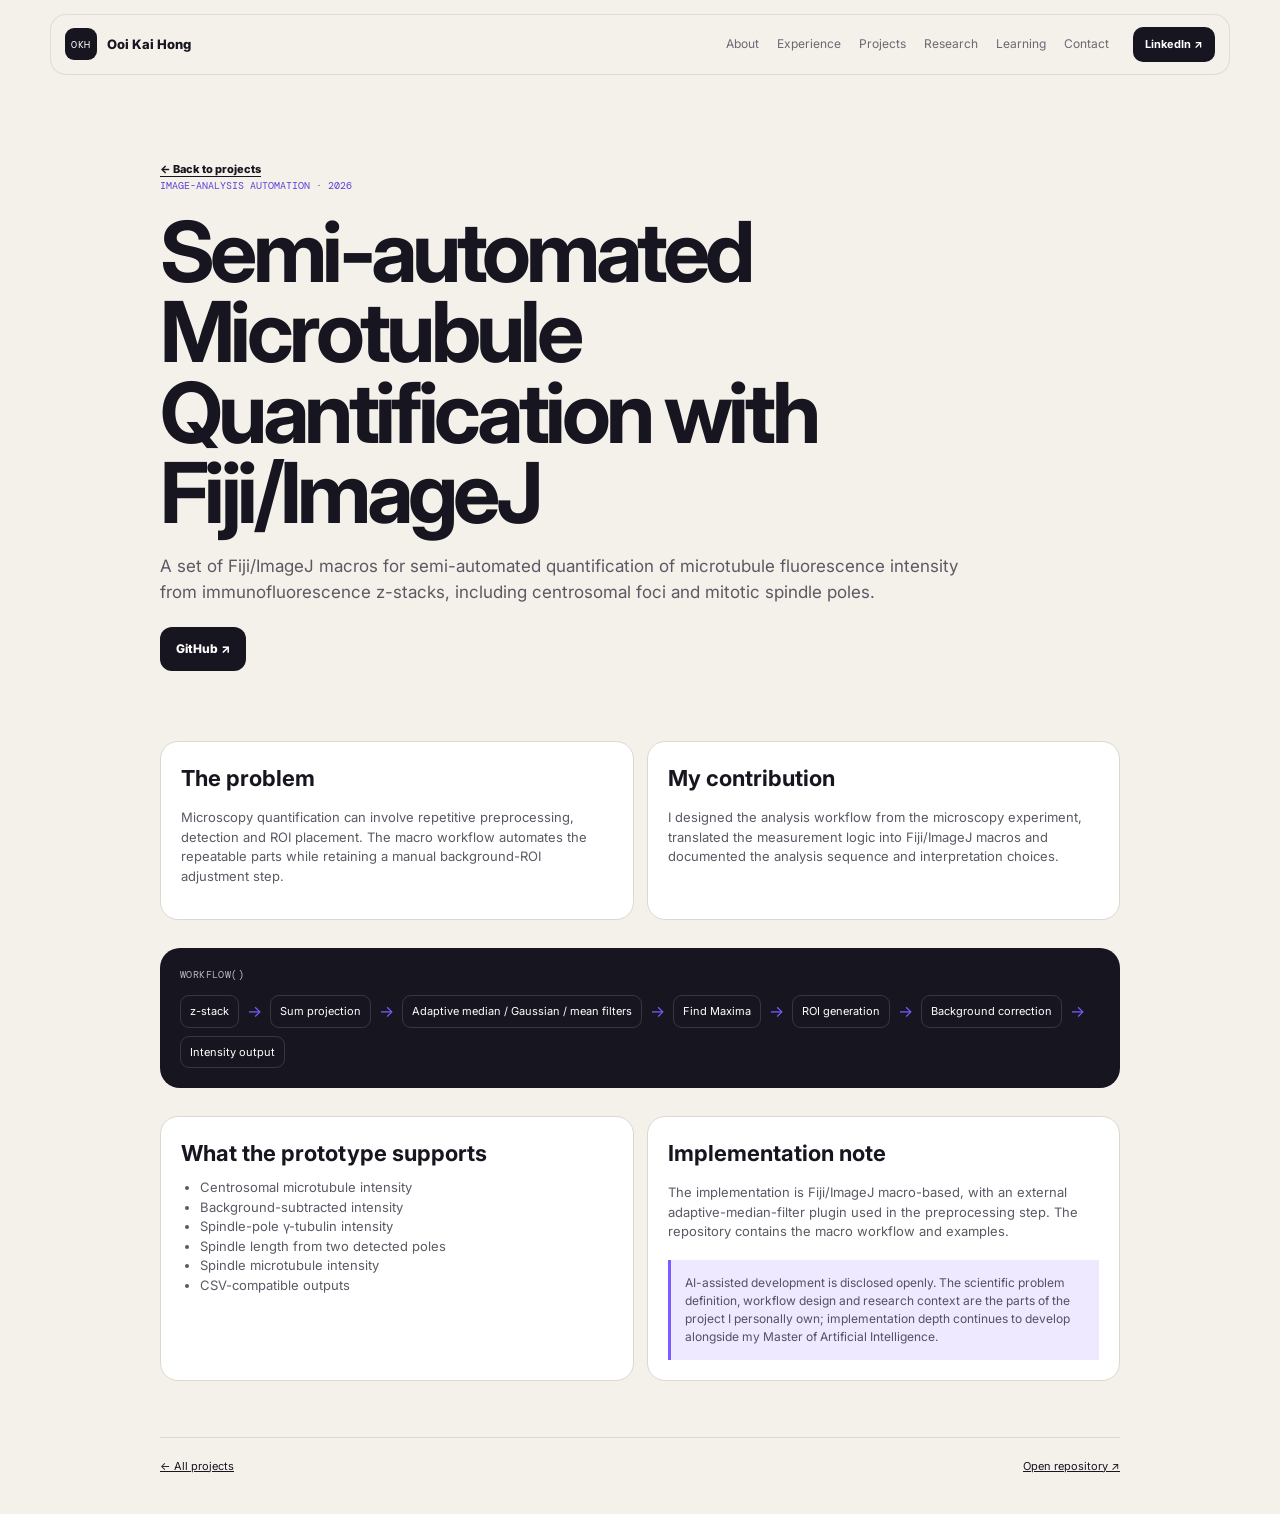
<file: projects/fiji-microtubule-quantification.html>
<!doctype html>
<html lang="en">
<head>
<meta charset="utf-8"><meta name="viewport" content="width=device-width, initial-scale=1">
<meta name="description" content="Semi-automated Microtubule Quantification with Fiji/ImageJ — Ooi Kai Hong project page.">
<title>Semi-automated Microtubule Quantification with Fiji/ImageJ — Ooi Kai Hong</title>
<link rel="icon" href="../assets/favicon.svg" type="image/svg+xml">
<link rel="preconnect" href="https://fonts.googleapis.com"><link rel="preconnect" href="https://fonts.gstatic.com" crossorigin>
<link href="https://fonts.googleapis.com/css2?family=DM+Mono:wght@400;500&family=Inter:wght@400;500;600;700;800&display=swap" rel="stylesheet">
<link rel="stylesheet" href="../styles.css">
</head>
<body>
<div class="site-shell">
<header class="topbar" id="top">
<a class="brand interactive" href="../index.html#top"><span class="brand-mark">OKH</span><span class="brand-name">Ooi Kai Hong</span></a>
<nav class="nav"><a href="../index.html#about">About</a><a href="../index.html#experience">Experience</a><a href="../index.html#projects">Projects</a><a href="../index.html#research">Research</a><a href="../index.html#learning">Learning</a><a href="../index.html#contact">Contact</a></nav>
<a class="topbar-cta interactive" href="https://www.linkedin.com/in/mk-990801" target="_blank" rel="noreferrer">LinkedIn ↗</a>
</header>
<main class="project-page">
<section class="detail-hero"><a class="back-link interactive" href="../index.html#projects">← Back to projects</a><div class="detail-kicker">Image-analysis automation · 2026</div><h1>Semi-automated Microtubule Quantification with Fiji/ImageJ</h1><p class="detail-lede">A set of Fiji/ImageJ macros for semi-automated quantification of microtubule fluorescence intensity from immunofluorescence z-stacks, including centrosomal foci and mitotic spindle poles.</p><div class="detail-actions"><a class="btn btn-primary interactive" href="https://github.com/mansonmyr/Semi-automated-quantification-of-in-vivo-microtubule-intensity-using-Fiji-ImageJ-macros" target="_blank" rel="noreferrer">GitHub ↗</a></div></section>
<section class="detail-grid">
<article class="detail-card"><h2>The problem</h2><p>Microscopy quantification can involve repetitive preprocessing, detection and ROI placement. The macro workflow automates the repeatable parts while retaining a manual background-ROI adjustment step.</p></article>
<article class="detail-card"><h2>My contribution</h2><p>I designed the analysis workflow from the microscopy experiment, translated the measurement logic into Fiji/ImageJ macros and documented the analysis sequence and interpretation choices.</p></article>
</section>
<section class="flow-box"><div class="code-label">workflow()</div><div class="flow-row"><span>z-stack</span><i>→</i><span>Sum projection</span><i>→</i><span>Adaptive median / Gaussian / mean filters</span><i>→</i><span>Find Maxima</span><i>→</i><span>ROI generation</span><i>→</i><span>Background correction</span><i>→</i><span>Intensity output</span></div></section>
<section class="detail-grid">
<article class="detail-card"><h2>What the prototype supports</h2><ul><li>Centrosomal microtubule intensity</li><li>Background-subtracted intensity</li><li>Spindle-pole γ-tubulin intensity</li><li>Spindle length from two detected poles</li><li>Spindle microtubule intensity</li><li>CSV-compatible outputs</li></ul></article>
<article class="detail-card"><h2>Implementation note</h2><p>The implementation is Fiji/ImageJ macro-based, with an external adaptive-median-filter plugin used in the preprocessing step. The repository contains the macro workflow and examples.</p><div class="note-box">AI-assisted development is disclosed openly. The scientific problem definition, workflow design and research context are the parts of the project I personally own; implementation depth continues to develop alongside my Master of Artificial Intelligence.</div></article>
</section>
<div class="detail-footer"><a class="interactive" href="../index.html#projects">← All projects</a><a class="interactive" href="https://github.com/mansonmyr/Semi-automated-quantification-of-in-vivo-microtubule-intensity-using-Fiji-ImageJ-macros" target="_blank" rel="noreferrer">Open repository ↗</a></div>
</main>
</div>
</body>
</html>
</file>
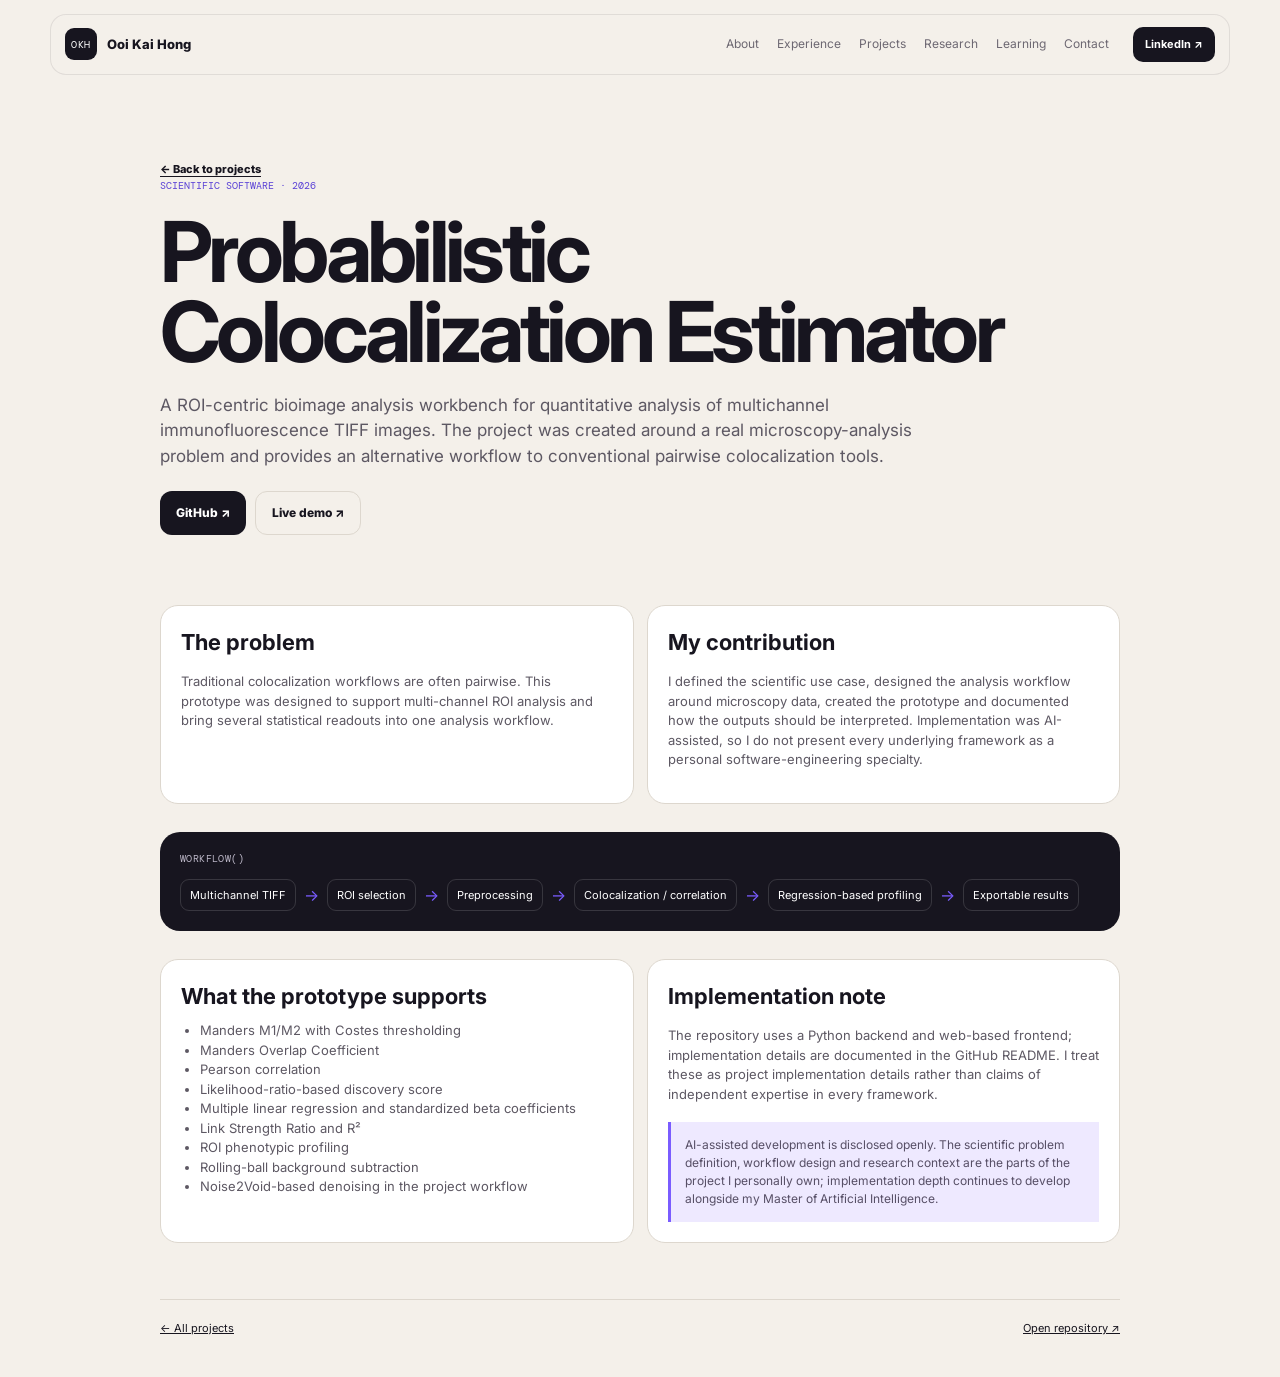
<file: projects/probabilistic-colocalization.html>
<!doctype html>
<html lang="en">
<head>
<meta charset="utf-8"><meta name="viewport" content="width=device-width, initial-scale=1">
<meta name="description" content="Probabilistic Colocalization Estimator — Ooi Kai Hong project page.">
<title>Probabilistic Colocalization Estimator — Ooi Kai Hong</title>
<link rel="icon" href="../assets/favicon.svg" type="image/svg+xml">
<link rel="preconnect" href="https://fonts.googleapis.com"><link rel="preconnect" href="https://fonts.gstatic.com" crossorigin>
<link href="https://fonts.googleapis.com/css2?family=DM+Mono:wght@400;500&family=Inter:wght@400;500;600;700;800&display=swap" rel="stylesheet">
<link rel="stylesheet" href="../styles.css">
</head>
<body>
<div class="site-shell">
<header class="topbar" id="top">
<a class="brand interactive" href="../index.html#top"><span class="brand-mark">OKH</span><span class="brand-name">Ooi Kai Hong</span></a>
<nav class="nav"><a href="../index.html#about">About</a><a href="../index.html#experience">Experience</a><a href="../index.html#projects">Projects</a><a href="../index.html#research">Research</a><a href="../index.html#learning">Learning</a><a href="../index.html#contact">Contact</a></nav>
<a class="topbar-cta interactive" href="https://www.linkedin.com/in/mk-990801" target="_blank" rel="noreferrer">LinkedIn ↗</a>
</header>
<main class="project-page">
<section class="detail-hero"><a class="back-link interactive" href="../index.html#projects">← Back to projects</a><div class="detail-kicker">Scientific software · 2026</div><h1>Probabilistic Colocalization Estimator</h1><p class="detail-lede">A ROI-centric bioimage analysis workbench for quantitative analysis of multichannel immunofluorescence TIFF images. The project was created around a real microscopy-analysis problem and provides an alternative workflow to conventional pairwise colocalization tools.</p><div class="detail-actions"><a class="btn btn-primary interactive" href="https://github.com/mansonmyr/Probabilistic_Colocalization_Estimator" target="_blank" rel="noreferrer">GitHub ↗</a><a class="btn btn-secondary interactive" href="https://pce-light-demo.netlify.app" target="_blank" rel="noreferrer">Live demo ↗</a></div></section>
<section class="detail-grid">
<article class="detail-card"><h2>The problem</h2><p>Traditional colocalization workflows are often pairwise. This prototype was designed to support multi-channel ROI analysis and bring several statistical readouts into one analysis workflow.</p></article>
<article class="detail-card"><h2>My contribution</h2><p>I defined the scientific use case, designed the analysis workflow around microscopy data, created the prototype and documented how the outputs should be interpreted. Implementation was AI-assisted, so I do not present every underlying framework as a personal software-engineering specialty.</p></article>
</section>
<section class="flow-box"><div class="code-label">workflow()</div><div class="flow-row"><span>Multichannel TIFF</span><i>→</i><span>ROI selection</span><i>→</i><span>Preprocessing</span><i>→</i><span>Colocalization / correlation</span><i>→</i><span>Regression-based profiling</span><i>→</i><span>Exportable results</span></div></section>
<section class="detail-grid">
<article class="detail-card"><h2>What the prototype supports</h2><ul><li>Manders M1/M2 with Costes thresholding</li><li>Manders Overlap Coefficient</li><li>Pearson correlation</li><li>Likelihood-ratio-based discovery score</li><li>Multiple linear regression and standardized beta coefficients</li><li>Link Strength Ratio and R²</li><li>ROI phenotypic profiling</li><li>Rolling-ball background subtraction</li><li>Noise2Void-based denoising in the project workflow</li></ul></article>
<article class="detail-card"><h2>Implementation note</h2><p>The repository uses a Python backend and web-based frontend; implementation details are documented in the GitHub README. I treat these as project implementation details rather than claims of independent expertise in every framework.</p><div class="note-box">AI-assisted development is disclosed openly. The scientific problem definition, workflow design and research context are the parts of the project I personally own; implementation depth continues to develop alongside my Master of Artificial Intelligence.</div></article>
</section>
<div class="detail-footer"><a class="interactive" href="../index.html#projects">← All projects</a><a class="interactive" href="https://github.com/mansonmyr/Probabilistic_Colocalization_Estimator" target="_blank" rel="noreferrer">Open repository ↗</a></div>
</main>
</div>
</body>
</html>
</file>
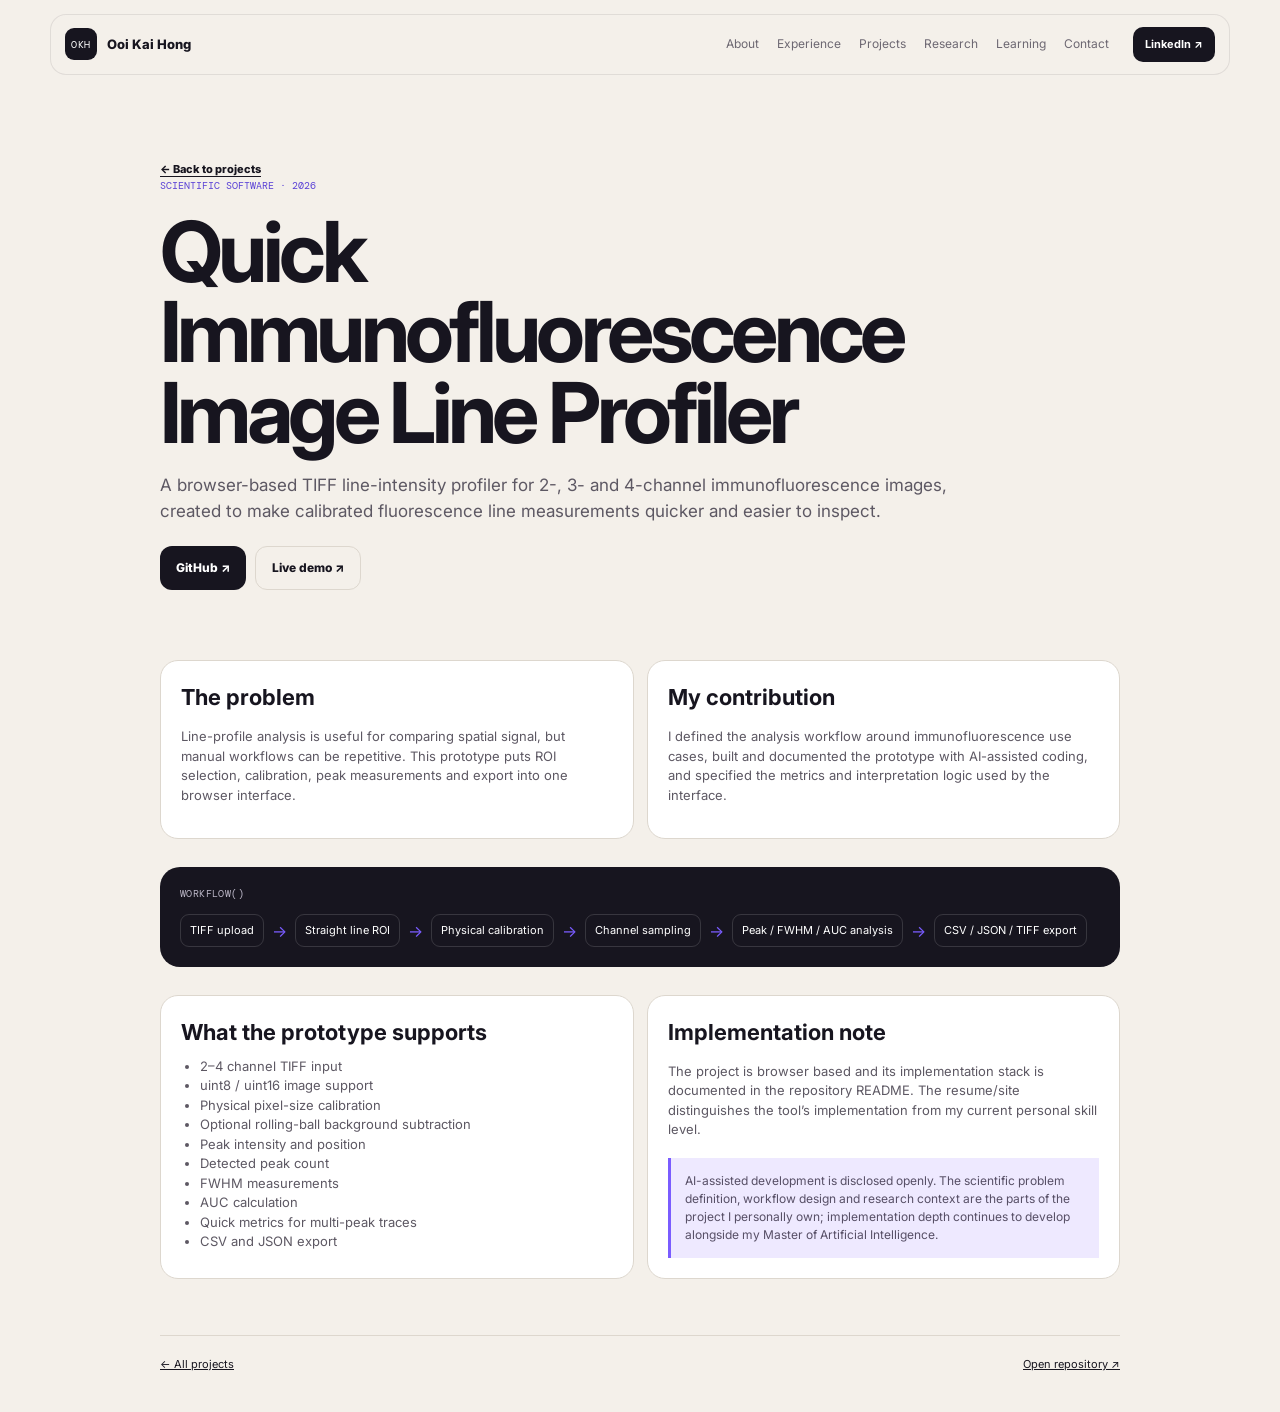
<file: projects/quick-if-line-profiler.html>
<!doctype html>
<html lang="en">
<head>
<meta charset="utf-8"><meta name="viewport" content="width=device-width, initial-scale=1">
<meta name="description" content="Quick Immunofluorescence Image Line Profiler — Ooi Kai Hong project page.">
<title>Quick Immunofluorescence Image Line Profiler — Ooi Kai Hong</title>
<link rel="icon" href="../assets/favicon.svg" type="image/svg+xml">
<link rel="preconnect" href="https://fonts.googleapis.com"><link rel="preconnect" href="https://fonts.gstatic.com" crossorigin>
<link href="https://fonts.googleapis.com/css2?family=DM+Mono:wght@400;500&family=Inter:wght@400;500;600;700;800&display=swap" rel="stylesheet">
<link rel="stylesheet" href="../styles.css">
</head>
<body>
<div class="site-shell">
<header class="topbar" id="top">
<a class="brand interactive" href="../index.html#top"><span class="brand-mark">OKH</span><span class="brand-name">Ooi Kai Hong</span></a>
<nav class="nav"><a href="../index.html#about">About</a><a href="../index.html#experience">Experience</a><a href="../index.html#projects">Projects</a><a href="../index.html#research">Research</a><a href="../index.html#learning">Learning</a><a href="../index.html#contact">Contact</a></nav>
<a class="topbar-cta interactive" href="https://www.linkedin.com/in/mk-990801" target="_blank" rel="noreferrer">LinkedIn ↗</a>
</header>
<main class="project-page">
<section class="detail-hero"><a class="back-link interactive" href="../index.html#projects">← Back to projects</a><div class="detail-kicker">Scientific software · 2026</div><h1>Quick Immunofluorescence Image Line Profiler</h1><p class="detail-lede">A browser-based TIFF line-intensity profiler for 2-, 3- and 4-channel immunofluorescence images, created to make calibrated fluorescence line measurements quicker and easier to inspect.</p><div class="detail-actions"><a class="btn btn-primary interactive" href="https://github.com/mansonmyr/Quick-IF-Line-Profiler" target="_blank" rel="noreferrer">GitHub ↗</a><a class="btn btn-secondary interactive" href="https://qilp.netlify.app" target="_blank" rel="noreferrer">Live demo ↗</a></div></section>
<section class="detail-grid">
<article class="detail-card"><h2>The problem</h2><p>Line-profile analysis is useful for comparing spatial signal, but manual workflows can be repetitive. This prototype puts ROI selection, calibration, peak measurements and export into one browser interface.</p></article>
<article class="detail-card"><h2>My contribution</h2><p>I defined the analysis workflow around immunofluorescence use cases, built and documented the prototype with AI-assisted coding, and specified the metrics and interpretation logic used by the interface.</p></article>
</section>
<section class="flow-box"><div class="code-label">workflow()</div><div class="flow-row"><span>TIFF upload</span><i>→</i><span>Straight line ROI</span><i>→</i><span>Physical calibration</span><i>→</i><span>Channel sampling</span><i>→</i><span>Peak / FWHM / AUC analysis</span><i>→</i><span>CSV / JSON / TIFF export</span></div></section>
<section class="detail-grid">
<article class="detail-card"><h2>What the prototype supports</h2><ul><li>2–4 channel TIFF input</li><li>uint8 / uint16 image support</li><li>Physical pixel-size calibration</li><li>Optional rolling-ball background subtraction</li><li>Peak intensity and position</li><li>Detected peak count</li><li>FWHM measurements</li><li>AUC calculation</li><li>Quick metrics for multi-peak traces</li><li>CSV and JSON export</li></ul></article>
<article class="detail-card"><h2>Implementation note</h2><p>The project is browser based and its implementation stack is documented in the repository README. The resume/site distinguishes the tool’s implementation from my current personal skill level.</p><div class="note-box">AI-assisted development is disclosed openly. The scientific problem definition, workflow design and research context are the parts of the project I personally own; implementation depth continues to develop alongside my Master of Artificial Intelligence.</div></article>
</section>
<div class="detail-footer"><a class="interactive" href="../index.html#projects">← All projects</a><a class="interactive" href="https://github.com/mansonmyr/Quick-IF-Line-Profiler" target="_blank" rel="noreferrer">Open repository ↗</a></div>
</main>
</div>
</body>
</html>
</file>
<file: styles.css>
:root {
  --bg: #f4f0ea;
  --card: #ffffff;
  --ink: #17151f;
  --muted: #6d6872;
  --line: #ddd7ce;
  --purple: #7a5cff;
  --purple-dark: #5b42d6;
  --mint: #d9f4d6;
  --orange: #ffe0cc;
  --blue: #dceaff;
  --shadow: 0 18px 55px rgba(23,21,31,.08);
  --radius: 22px;
  --mono: 'DM Mono', ui-monospace, SFMono-Regular, Menlo, monospace;
}
* { box-sizing: border-box; }
html { scroll-behavior: smooth; }
body { margin: 0; background: var(--bg); color: var(--ink); font-family: 'Inter', system-ui, sans-serif; line-height: 1.5; }
a { color: inherit; }
button, a, summary, .interactive { cursor: pointer; }
button:active, a:active, summary:active, .interactive:active { cursor: grabbing; }
.site-shell { width: min(1180px, calc(100% - 36px)); margin: 0 auto; }
.topbar { position: sticky; top: 12px; z-index: 20; margin-top: 14px; display: grid; grid-template-columns: 1fr auto auto; align-items: center; gap: 24px; padding: 12px 14px; border: 1px solid rgba(23,21,31,.09); background: rgba(244,240,234,.9); backdrop-filter: blur(14px); border-radius: 16px; }
.brand { display: inline-flex; align-items: center; gap: 10px; text-decoration: none; }
.brand-mark { display: grid; place-items: center; width: 32px; height: 32px; border-radius: 9px; background: var(--ink); color: #fff; font: 10px var(--mono); letter-spacing: .04em; }
.brand-name { font-size: 13px; font-weight: 800; }
.nav { display: flex; gap: 18px; font-size: 12px; color: var(--muted); }
.nav a { text-decoration: none; }
.nav a:hover { color: var(--ink); }
.topbar-cta { padding: 9px 12px; border-radius: 10px; background: var(--ink); color: white; text-decoration: none; font-size: 11px; font-weight: 700; }
.section-pad { padding: 86px 0; }
.hero { display: grid; grid-template-columns: 1.2fr .8fr; gap: 58px; padding-top: 80px; }
.eyebrow, .code-label, .section-kicker, .learning-state, .timeline-label { font: 10px var(--mono); letter-spacing: .04em; text-transform: uppercase; }
.eyebrow { color: var(--purple-dark); }
.status-dot { display: inline-block; width: 8px; height: 8px; border-radius: 50%; background: var(--purple); margin-right: 7px; }
h1 { font-size: clamp(52px, 7vw, 88px); line-height: .96; letter-spacing: -.055em; margin: 20px 0; max-width: 880px; }
.accent { color: var(--purple-dark); }
.hero-lede { color: #5c5762; max-width: 760px; font-size: 18px; }
.hero-actions { display: flex; flex-wrap: wrap; gap: 10px; margin-top: 24px; }
.btn { display: inline-flex; align-items: center; justify-content: center; min-height: 44px; padding: 0 16px; border-radius: 12px; text-decoration: none; font-size: 12px; font-weight: 800; }
.btn-primary { background: var(--ink); color: white; }
.btn-secondary { background: transparent; border: 1px solid var(--line); }
.hero-proof { display: grid; grid-template-columns: repeat(3,1fr); gap: 10px; margin-top: 34px; }
.hero-proof > div { padding-top: 14px; border-top: 1px solid var(--line); }
.hero-proof strong, .hero-proof span { display: block; }
.hero-proof strong { font-size: 22px; }
.hero-proof span { font-size: 11px; color: var(--muted); margin-top: 2px; }
.hero-card { align-self: start; padding: 25px; background: var(--ink); color: white; border-radius: 24px; box-shadow: var(--shadow); }
.hero-card h2 { font-size: 28px; margin: 10px 0 18px; }
.hero-card .code-label { color: #bfb9c8; }
.mini-list { display: grid; gap: 14px; }
.mini-list > div { display: grid; grid-template-columns: 30px 1fr; gap: 10px; padding-bottom: 12px; border-bottom: 1px solid rgba(255,255,255,.1); }
.mini-list span { color: var(--purple); font: 10px var(--mono); padding-top: 3px; }
.mini-list b { font-size: 12px; }
.mini-list p { margin: 2px 0 0; color: #bfb9c8; font-size: 11px; }
.section-kicker { color: var(--purple-dark); }
.section-heading-row { display: flex; justify-content: space-between; align-items: end; gap: 30px; margin: 14px 0 28px; }
.section-heading-row h2, .about-grid h2 { margin: 0; font-size: clamp(36px, 5vw, 60px); line-height: 1.02; letter-spacing: -.045em; }
.section-heading-row p, .about-copy p { color: var(--muted); font-size: 15px; max-width: 760px; }
.about-grid { align-items: start; }
.two-col { display: grid; grid-template-columns: .85fr 1.15fr; gap: 50px; }
.about-copy p:first-child { margin-top: 0; }
.fact-row { display: grid; grid-template-columns: 1fr 1fr; gap: 12px; margin-top: 22px; }
.fact-card { padding: 17px; border: 1px solid var(--line); border-radius: 16px; background: white; text-decoration: none; }
.fact-card span { font: 9px var(--mono); color: var(--muted); }
.fact-card strong, .fact-card small { display: block; }
.fact-card strong { margin-top: 5px; font-size: 14px; }
.fact-card small { margin-top: 4px; font-size: 11px; color: var(--muted); }
.compact-grid { display: grid; grid-template-columns: repeat(4,1fr); gap: 12px; }
.metric-card { background: rgba(255,255,255,.72); border: 1px solid var(--line); border-radius: 16px; padding: 17px; }
.metric-card span { font: 10px var(--mono); color: var(--muted); }
.metric-card strong { display: block; margin-top: 7px; font-size: 16px; }
.metric-card p { margin: 5px 0 0; font-size: 11px; color: var(--muted); }
.scroll-rail { overflow-x: auto; overflow-y: hidden; scrollbar-width: thin; scroll-snap-type: x mandatory; display: flex; gap: 14px; padding: 6px 2px 18px; }
.grab-rail { cursor: grab; user-select: none; }
.grab-rail.grabbing { cursor: grabbing; }
.timeline-card { flex: 0 0 min(390px, 80vw); scroll-snap-align: start; min-height: 300px; padding: 22px; background: white; border: 1px solid var(--line); border-radius: 20px; box-shadow: 0 7px 22px rgba(23,21,31,.04); }
.timeline-primary { background: #f0ecff; border-color: #d8d0ff; }
.timeline-clinical { background: #eef8eb; }
.timeline-date { font: 10px var(--mono); color: var(--muted); }
.timeline-label { margin-top: 13px; color: var(--purple-dark); }
.timeline-card h3 { margin: 6px 0 2px; font-size: 24px; }
.timeline-card > strong { font-size: 12px; }
.timeline-card p { color: #5d5863; font-size: 13px; }
.mini-tags, .chip-row, .project-flow { display: flex; flex-wrap: wrap; align-items: center; gap: 7px; margin-top: 18px; }
.mini-tags span, .chip-row span, .project-flow span { padding: 6px 8px; background: #f3f0eb; border-radius: 8px; font-size: 10px; color: #5d5863; }
.project-flow i { font-style: normal; color: var(--purple-dark); }
.rail-controls { display: flex; gap: 7px; }
.rail-btn { width: 38px; height: 38px; border-radius: 10px; background: white; border: 1px solid var(--line); font-size: 16px; }
.project-grid { display: grid; grid-template-columns: repeat(2, 1fr); gap: 14px; }
.project-card { display: flex; flex-direction: column; min-height: 285px; padding: 23px; background: white; border: 1px solid var(--line); border-radius: 21px; text-decoration: none; transition: transform .18s ease, box-shadow .18s ease, border-color .18s ease; }
.project-card:hover { transform: translateY(-3px); box-shadow: var(--shadow); }
.project-card.featured { grid-column: 1 / -1; min-height: 320px; background: #f0ecff; border-color: #d8d0ff; }
.project-top, .project-footer { display: flex; justify-content: space-between; gap: 12px; align-items: center; }
.tag { display: inline-flex; min-height: 24px; align-items: center; padding: 5px 8px; border-radius: 8px; font: 9px var(--mono); }
.tag-purple { background: #ded7ff; }
.tag-green { background: var(--mint); }
.tag-orange { background: var(--orange); }
.tag-blue { background: var(--blue); }
.year { font: 10px var(--mono); color: var(--muted); }
.project-card h3 { margin: 19px 0 6px; font-size: 28px; line-height: 1.06; }
.project-card p { margin: 0; color: #5d5863; font-size: 13px; max-width: 780px; }
.project-footer { margin-top: auto; padding-top: 20px; border-top: 1px solid var(--line); font-size: 11px; font-weight: 800; }
.project-footer span:last-child { color: var(--purple-dark); }
.text-link { font-size: 12px; font-weight: 800; white-space: nowrap; }
.research-grid { display: grid; grid-template-columns: .65fr 1.35fr; gap: 18px; }
.research-rail { display: grid; gap: 11px; align-content: start; }
.rail-card { background: var(--ink); color: white; padding: 19px; border-radius: 17px; }
.rail-card span { display: block; color: #bab4c4; font: 10px var(--mono); }
.rail-card strong { display: block; margin-top: 7px; font-size: 14px; }
.rail-card p { margin: 4px 0 0; color: #bab4c4; font-size: 11px; }
.pub-list { background: white; border: 1px solid var(--line); border-radius: 18px; overflow: hidden; }
.pub { padding: 20px; border-bottom: 1px solid var(--line); }
.pub:last-child { border-bottom: 0; }
.pub span { font: 9px var(--mono); color: var(--purple-dark); }
.pub h3 { margin: 8px 0 5px; font-size: 20px; line-height: 1.2; }
.pub p { margin: 0; color: var(--muted); font-size: 11px; }
.pub-link { display: inline-block; margin-top: 12px; font-size: 11px; font-weight: 800; text-underline-offset: 3px; }
.pub-more summary { padding: 16px 20px; border-top: 1px solid var(--line); font-size: 12px; font-weight: 800; }
.pub.compact h3 { font-size: 16px; }
.education-grid { display: grid; grid-template-columns: 1.15fr 1fr 1fr 1fr; gap: 13px; }
.edu-card { min-height: 245px; padding: 19px; border: 1px solid var(--line); border-radius: 18px; background: white; }
.edu-card:first-child { background: #f0ecff; border-color: #d8d0ff; }
.edu-card h3 { margin: 16px 0 5px; font-size: 20px; line-height: 1.08; }
.edu-card p, .edu-card small { color: var(--muted); font-size: 11px; }
.edu-card strong { display: block; margin-top: 18px; font-size: 12px; }
.learning-grid { display: grid; grid-template-columns: repeat(2,1fr); gap: 12px; }
.learning-card { padding: 18px; border: 1px solid var(--line); border-radius: 16px; background: white; }
.featured-learning { grid-column: 1 / -1; background: var(--ink); color: white; }
.learning-state { color: var(--purple-dark); }
.featured-learning .learning-state { color: #bfb9c8; }
.learning-card h3 { margin: 8px 0 2px; font-size: 18px; line-height: 1.15; }
.learning-card p { margin: 0; font-size: 11px; color: var(--muted); }
.featured-learning p, .featured-learning .learning-meta { color: #bfb9c8; }
.learning-meta { margin-top: 10px; font-size: 11px; color: #5d5863; }
.learning-note { margin-top: 14px; padding: 14px; border-left: 3px solid var(--purple); background: #eee9ff; color: #5b5369; font-size: 12px; }
.skills-grid { display: grid; grid-template-columns: repeat(2,1fr); gap: 13px; }
.skill-card { padding: 19px; background: white; border: 1px solid var(--line); border-radius: 17px; }
.skill-card:last-child { grid-column: 1 / -1; background: #f7f3ed; }
.skill-level { display: inline-block; padding: 5px 7px; border-radius: 7px; font: 9px var(--mono); }
.established { background: var(--mint); }
.developing { background: #ded7ff; }
.project { background: var(--orange); }
.skill-card h3 { margin: 12px 0 5px; font-size: 20px; }
.skill-card p { margin: 0; color: #5d5863; font-size: 12px; }
.verify-grid { display: grid; grid-template-columns: repeat(3,1fr); gap: 12px; }
.verify-card { padding: 21px; border-radius: 18px; border: 1px solid var(--line); background: white; text-decoration: none; }
.verify-card span { font: 9px var(--mono); color: var(--muted); }
.verify-card strong { display: block; margin-top: 8px; font-size: 18px; }
.verify-card p { margin: 6px 0 0; color: var(--muted); font-size: 11px; }
.contact-card { padding: 34px; background: var(--mint); border: 1px solid rgba(23,21,31,.08); border-radius: 24px; }
.contact-card h2 { margin: 10px 0 6px; font-size: clamp(42px,6vw,68px); line-height: 1; letter-spacing: -.04em; }
.contact-card > p { max-width: 760px; color: #44574a; }
.contact-meta { display: flex; flex-wrap: wrap; gap: 10px 18px; margin-top: 22px; color: #4a6655; font: 10px var(--mono); }
.footer { display: flex; justify-content: space-between; gap: 15px; padding: 25px 0 38px; border-top: 1px solid var(--line); color: var(--muted); font-size: 10px; }

/* Project detail pages */
.project-page { max-width: 960px; margin: 0 auto; }
.detail-hero { padding: 80px 0 42px; }
.back-link { display: inline-block; font-size: 11px; font-weight: 800; text-underline-offset: 3px; }
.detail-hero h1 { font-size: clamp(48px,7vw,84px); max-width: 920px; }
.detail-kicker { color: var(--purple-dark); font: 10px var(--mono); text-transform: uppercase; }
.detail-lede { max-width: 800px; color: #5d5863; font-size: 17px; }
.detail-actions { display: flex; flex-wrap: wrap; gap: 9px; margin-top: 22px; }
.detail-grid { display: grid; grid-template-columns: 1fr 1fr; gap: 13px; margin-top: 28px; }
.detail-card { padding: 20px; background: white; border: 1px solid var(--line); border-radius: 18px; }
.detail-card h2 { margin: 0 0 8px; font-size: 22px; }
.detail-card p, .detail-card li { color: #5d5863; font-size: 13px; }
.detail-card ul { margin: 8px 0 0; padding-left: 19px; }
.flow-box { margin-top: 28px; padding: 20px; background: var(--ink); color: white; border-radius: 20px; }
.flow-box .code-label { color: #bcb7c7; }
.flow-row { display: flex; flex-wrap: wrap; align-items: center; gap: 8px; margin-top: 14px; }
.flow-row span { padding: 7px 9px; border: 1px solid rgba(255,255,255,.14); border-radius: 9px; font-size: 11px; }
.flow-row i { color: var(--purple); font-style: normal; }
.note-box { margin-top: 18px; padding: 14px; background: #eee9ff; border-left: 3px solid var(--purple); color: #574f66; font-size: 12px; }
.detail-footer { margin: 56px 0 40px; padding-top: 20px; border-top: 1px solid var(--line); display: flex; justify-content: space-between; gap: 12px; font-size: 11px; }

@media (max-width: 1020px) {
  .topbar { grid-template-columns: 1fr auto; }
  .nav { display: none; }
  .hero, .two-col, .research-grid { grid-template-columns: 1fr; }
  .compact-grid { grid-template-columns: repeat(2,1fr); }
  .education-grid { grid-template-columns: repeat(2,1fr); }
  .verify-grid { grid-template-columns: 1fr; }
}
@media (max-width: 720px) {
  .site-shell { width: min(100% - 24px, 700px); }
  .topbar { top: 8px; }
  .nav { display:none; }
  .topbar-cta { padding: 8px 10px; }
  .section-pad { padding: 64px 0; }
  .hero { padding-top: 58px; gap: 30px; }
  h1 { font-size: 48px; }
  .hero-proof, .compact-grid, .project-grid, .education-grid, .learning-grid, .skills-grid, .fact-row { grid-template-columns: 1fr; }
  .project-card.featured { grid-column: auto; }
  .skill-card:last-child { grid-column: auto; }
  .section-heading-row { align-items: flex-start; flex-direction: column; }
  .text-link { white-space: normal; }
  .hero-lede { font-size: 16px; }
  .detail-grid { grid-template-columns: 1fr; }
  .detail-footer { flex-direction: column; }
}

.learning-link { font-weight: 800; text-underline-offset: 3px; margin-left: 4px; }
</file>
